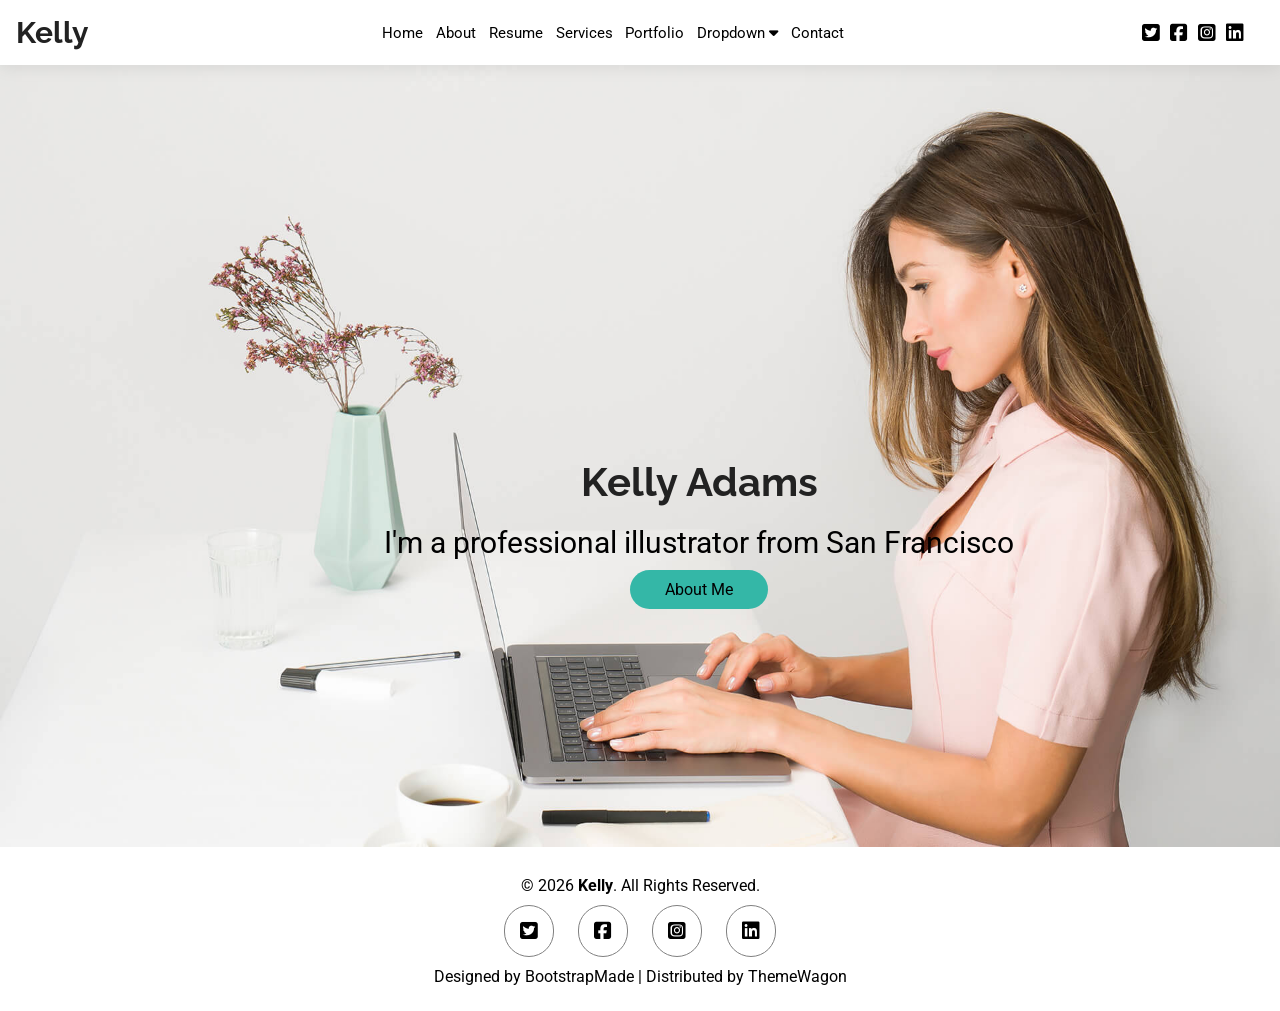
<file: index.html>
<!doctype html>
<html lang="en">
  <head>
    <meta charset="utf-8" />
    <meta content="width=device-width, initial-scale=1.0" name="viewport" />
    <title>Kelly Adams | Professional Illustrator & Designer</title>

    <!-- Search engine metadata -->
    <meta
      name="description"
      content="Kelly Adams - A professional illustrator and creative designer based in San Francisco. Explore my portfolio, resume, and creative services."
    />
    <meta
      name="keywords"
      content="illustrator, designer, portfolio, San Francisco, Kelly Adams, resume, creative services, web design"
    />
    <meta name="author" content="Kelly Adams" />
    <meta name="theme-color" content="#ffffff" />

    <!-- Social sharing metadata -->
    <meta property="og:title" content="Kelly Adams | Professional Illustrator" />
    <meta
      property="og:description"
      content="Explore the creative portfolio of Kelly Adams, a professional illustrator from San Francisco."
    />
    <meta property="og:image" content="img/hero-bg.jpg" />
    <meta property="og:type" content="website" />

    <!-- Favicons -->
    <link href="img/favicon.png" rel="icon" />
    <link href="img/apple-touch-icon.png" rel="apple-touch-icon" />

    <!-- Font resources -->
    <link rel="preconnect" href="https://fonts.googleapis.com" />
    <link rel="preconnect" href="https://fonts.gstatic.com" crossorigin />
    <link
      href="https://fonts.googleapis.com/css2?family=Poppins:wght@300;400;500;600;700&family=Raleway:wght@300;400;500;600;700&family=Roboto:wght@300;400;500;700&display=swap"
      rel="stylesheet"
    />

    <!-- Font Awesome -->
    <link
      rel="stylesheet"
      href="https://cdnjs.cloudflare.com/ajax/libs/font-awesome/6.7.2/css/all.min.css"
      integrity="sha512-Evv84Mr4kqVGRNSgIGL/F/aIDqQb7xQ2vcrdIwxfjThSH8CSR7PBEakCr51Ck+w+/U6swU2Im1vVX0SVk9ABhg=="
      crossorigin="anonymous"
      referrerpolicy="no-referrer"
    />

    <!-- Page styles -->
    <link href="css/style.css" rel="stylesheet" />
    <link href="css/responsive.css" rel="stylesheet" />
    <script src="js/index.js"></script>
  </head>

  <body class="index-page">
    <!-- Site header and navigation -->
    <header id="header" class="header">
      <div class="nav-main-top">
        <div class="nav-side-heding">
          <a href="index.html" aria-label="Kelly Home">
            <h1 class="sitename">Kelly</h1>
          </a>
        </div>

        <nav class="nav-menu-item" aria-label="Main Navigation">
          <ul>
            <li><a href="index.html" class="active" aria-current="page">Home</a></li>
            <li><a href="about.html">About</a></li>
            <li><a href="resume.html">Resume</a></li>
            <li><a href="services.html">Services</a></li>
            <li><a href="portfolio.html">Portfolio</a></li>
            <li class="dropdown">
              <a href="#" class="dropdown-btn">
                Dropdown <i class="fa-solid fa-caret-down"></i>
              </a>
              <ul class="dropdown-menu">
                <li><a href="#">Deep Dropdown 1</a></li>
                <li><a href="#">Deep Dropdown 2</a></li>
                <li><a href="#">Deep Dropdown 3</a></li>
                <li><a href="#">Deep Dropdown 4</a></li>
                <li><a href="#">Deep Dropdown 5</a></li>
              </ul>
            </li>
            <li><a href="contact.html">Contact</a></li>
          </ul>
        </nav>

        <!-- Social media links -->
        <div class="header-social-links">
          <a
            href="https://twitter.com/yourusername"
            target="_blank"
            rel="noopener noreferrer"
            class="btn"
            aria-label="Follow us on Twitter"
            ><i class="fa-brands fa-square-twitter"></i
          ></a>
          <a
            href="https://facebook.com/yourusername"
            target="_blank"
            rel="noopener noreferrer"
            class="btn"
            aria-label="Follow us on Facebook"
            ><i class="fa-brands fa-square-facebook"></i
          ></a>
          <a
            href="https://instagram.com/yourusername"
            target="_blank"
            rel="noopener noreferrer"
            class="btn"
            aria-label="Follow us on Instagram"
            ><i class="fa-brands fa-square-instagram"></i
          ></a>
          <a
            href="https://linkedin.com/in/yourusername"
            target="_blank"
            rel="noopener noreferrer"
            class="btn"
            aria-label="Connect on LinkedIn"
            ><i class="fa-brands fa-linkedin"></i
          ></a>
        </div>
      </div>
    </header>

    <main class="main">
      <!-- Hero section -->
      <section id="hero" class="hero section">
        <!-- Featured background image -->
        <img
          src="img/hero-bg.jpg"
          alt="Kelly Adams professional illustrator workspace background"
          width="100%"
          height="auto"
          fetchpriority="high"
        />

        <div class="hero-text-area">
          <h2>Kelly Adams</h2>
          <p>I'm a professional illustrator from San Francisco</p>
          <a href="about.html" class="btn-primary">About Me</a>
        </div>
      </section>
    </main>

    <!-- Site footer -->
    <footer id="footer" class="footer light-background">
      <div class="container">
        <div class="copyright-text">
          <p>
            &copy; <span id="current-year">2024</span> <strong class="px-1 sitename">Kelly</strong>.
            All Rights Reserved.
          </p>
        </div>

        <div class="social-links">
          <a
            href="https://twitter.com/yourusername"
            target="_blank"
            rel="noopener noreferrer"
            aria-label="Twitter"
            ><i class="fa-brands fa-square-twitter"></i
          ></a>
          <a
            href="https://facebook.com/yourusername"
            target="_blank"
            rel="noopener noreferrer"
            aria-label="Facebook"
            ><i class="fa-brands fa-square-facebook"></i
          ></a>
          <a
            href="https://instagram.com/yourusername"
            target="_blank"
            rel="noopener noreferrer"
            aria-label="Instagram"
            ><i class="fa-brands fa-square-instagram"></i
          ></a>
          <a
            href="https://linkedin.com/in/yourusername"
            target="_blank"
            rel="noopener noreferrer"
            aria-label="LinkedIn"
            ><i class="fa-brands fa-linkedin"></i
          ></a>
        </div>

        <div class="credits">
          Designed by
          <a href="https://bootstrapmade.com/" target="_blank" rel="noopener">BootstrapMade</a> |
          Distributed by
          <a href="https://themewagon.com" target="_blank" rel="noopener">ThemeWagon</a>
        </div>
      </div>
    </footer>

    <!-- Preloader -->
    <div id="preloader" aria-hidden="true"></div>

    <!-- Update the copyright year -->
    <script>
      document.getElementById('current-year').textContent = new Date().getFullYear();
    </script>
  </body>
</html>
</file>
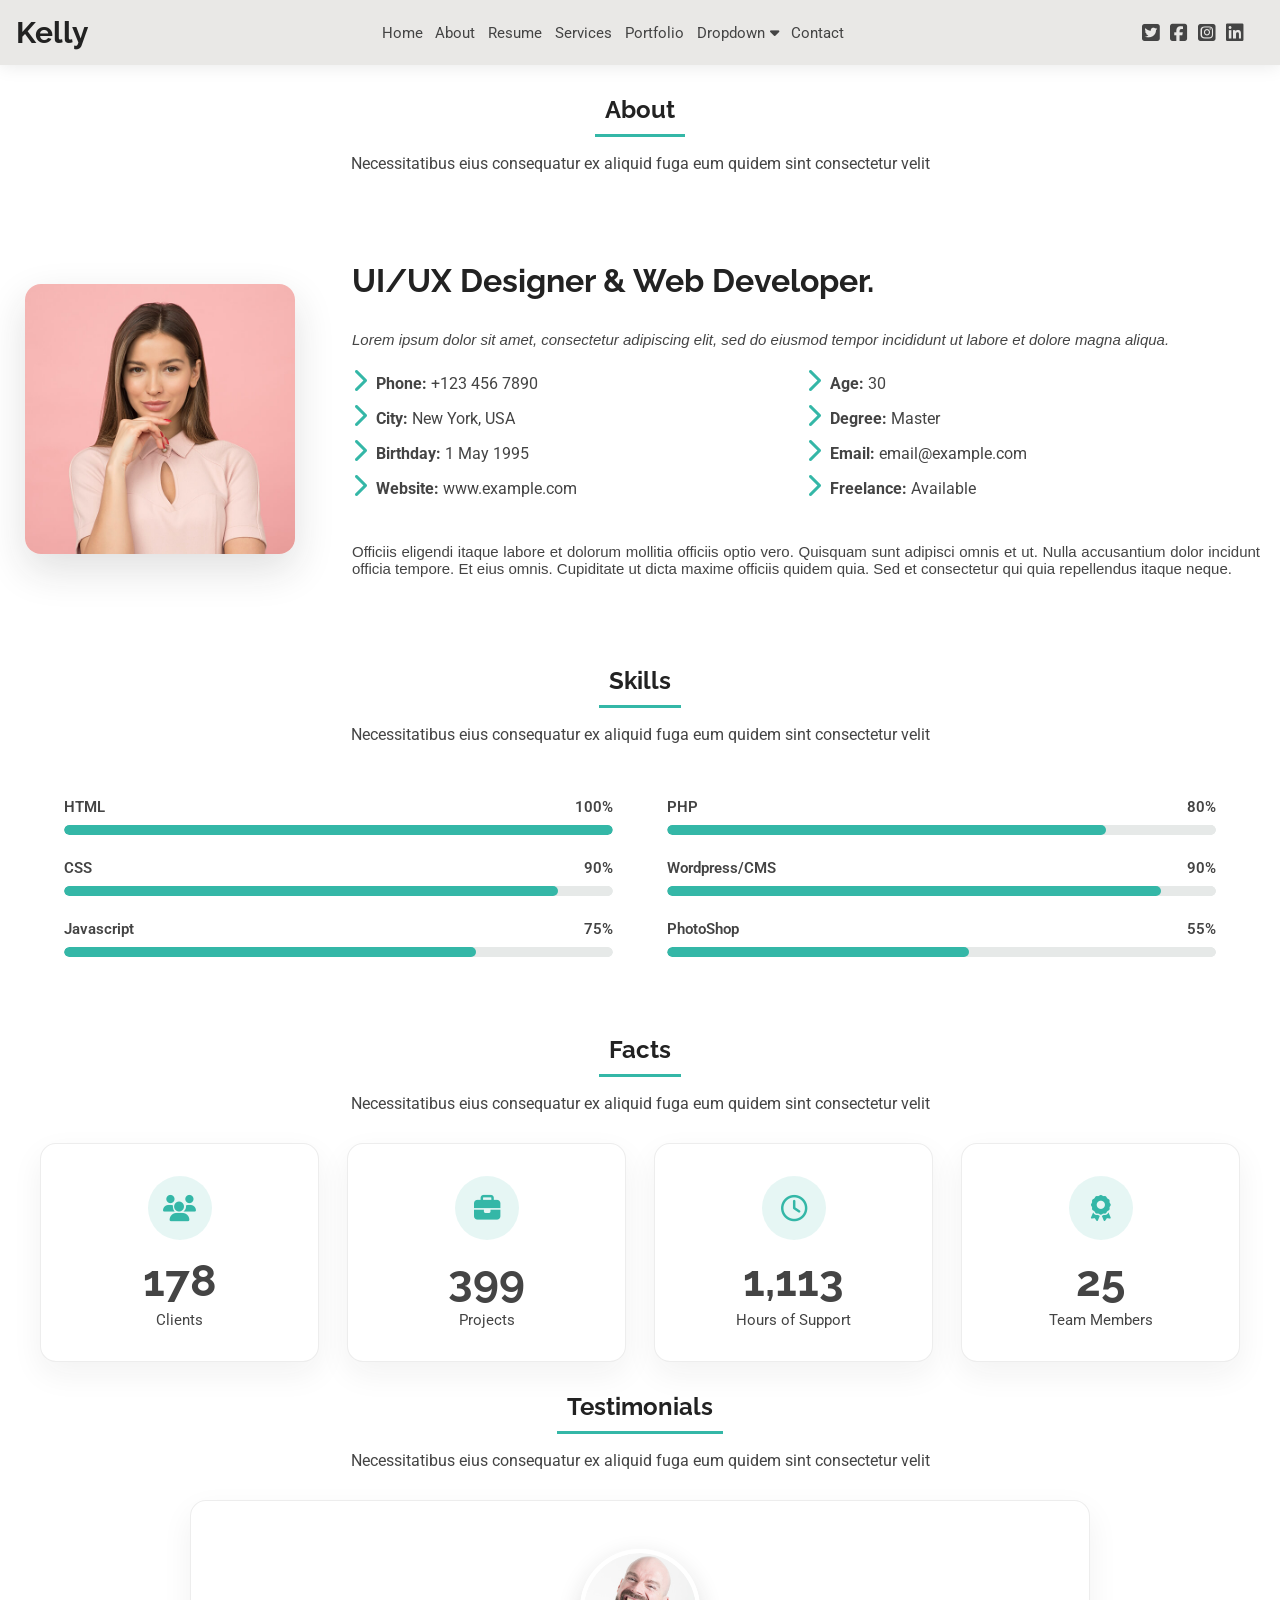
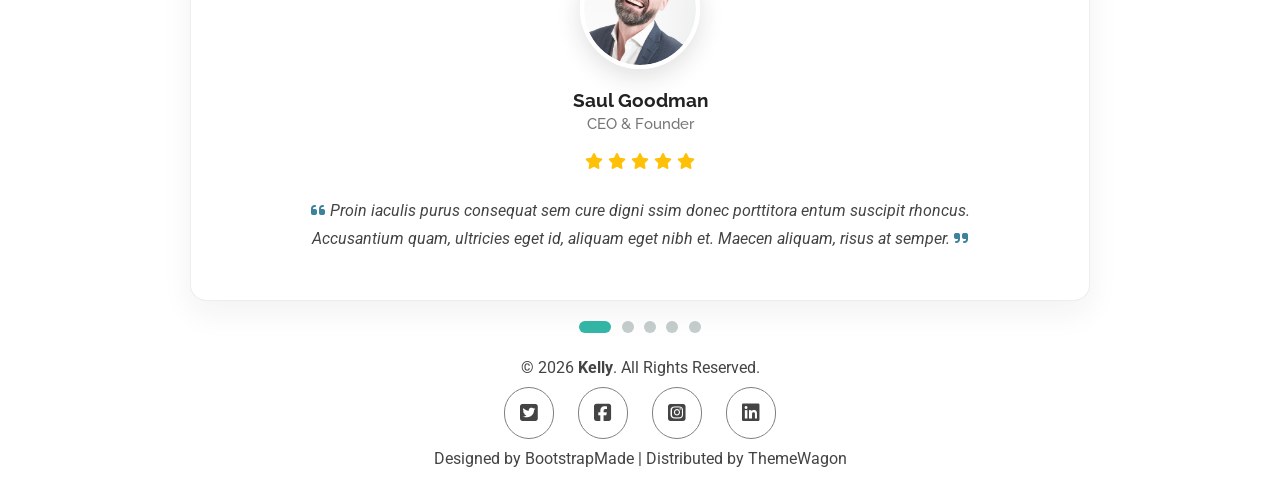
<file: about.html>
<!doctype html>
<html lang="en">
  <head>
    <meta charset="utf-8" />
    <meta content="width=device-width, initial-scale=1.0" name="viewport" />
    <title>About Me - Kelly Adams | Professional Illustrator</title>

    <!-- Search engine metadata -->
    <meta
      name="description"
      content="Learn more about Kelly Adams, a professional UI/UX Designer and Web Developer. Explore my skills, background, and client testimonials."
    />
    <meta
      name="keywords"
      content="UI/UX designer, web developer, portfolio, about me, skills, testimonials, Kelly Adams"
    />
    <meta name="author" content="Kelly Adams" />

    <!-- Favicons -->
    <link href="img/favicon.png" rel="icon" />
    <link href="img/apple-touch-icon.png" rel="apple-touch-icon" />

    <!-- Font resources -->
    <link rel="preconnect" href="https://fonts.googleapis.com" />
    <link rel="preconnect" href="https://fonts.gstatic.com" crossorigin />
    <link
      href="https://fonts.googleapis.com/css2?family=Poppins:wght@300;400;500;600;700&family=Raleway:wght@300;400;500;600;700&family=Roboto:wght@300;400;500;700&display=swap"
      rel="stylesheet"
    />

    <!-- Font Awesome -->
    <link
      rel="stylesheet"
      href="https://cdnjs.cloudflare.com/ajax/libs/font-awesome/6.7.2/css/all.min.css"
      integrity="sha512-Evv84Mr4kqVGRNSgIGL/F/aIDqQb7xQ2vcrdIwxfjThSH8CSR7PBEakCr51Ck+w+/U6swU2Im1vVX0SVk9ABhg=="
      crossorigin="anonymous"
      referrerpolicy="no-referrer"
    />

    <!-- Page styles -->
    <link rel="stylesheet" href="css/about.css?v=20261005-2" />
    <link rel="stylesheet" href="css/responsive.css?v=20261005-2" />

    <!-- Site interactions -->
    <script src="js/index.js?v=20261005-2" defer></script>
  </head>

  <body class="index-page">
    <header id="header" class="header">
      <div class="nav-main-top">
        <div class="nav-side-heding">
          <a href="index.html" aria-label="Go to Home">
            <h1 class="sitename">Kelly</h1>
          </a>
        </div>

        <nav class="nav-menu-item" aria-label="Main Navigation">
          <ul>
            <li><a href="index.html">Home</a></li>
            <!-- Current page -->
            <li><a href="about.html" class="active" aria-current="page">About</a></li>
            <li><a href="resume.html">Resume</a></li>
            <li><a href="services.html">Services</a></li>
            <li><a href="portfolio.html">Portfolio</a></li>

            <!-- Dropdown navigation -->
            <li class="dropdown">
              <a href="#" class="dropdown-btn"> Dropdown <i class="fa-solid fa-caret-down"></i> </a>
              <ul class="dropdown-menu">
                <li><a href="#">Deep Dropdown 1</a></li>
                <li><a href="#">Deep Dropdown 2</a></li>
                <li><a href="#">Deep Dropdown 3</a></li>
                <li><a href="#">Deep Dropdown 4</a></li>
                <li><a href="#">Deep Dropdown 5</a></li>
              </ul>
            </li>

            <li><a href="contact.html">Contact</a></li>
          </ul>
        </nav>

        <!-- Social media links -->
        <div class="header-social-links">
          <a
            href="https://twitter.com/yourusername"
            target="_blank"
            rel="noopener noreferrer"
            class="btn"
            aria-label="Twitter"
            ><i class="fa-brands fa-square-twitter"></i
          ></a>
          <a
            href="https://facebook.com/yourusername"
            target="_blank"
            rel="noopener noreferrer"
            class="btn"
            aria-label="Facebook"
            ><i class="fa-brands fa-square-facebook"></i
          ></a>
          <a
            href="https://instagram.com/yourusername"
            target="_blank"
            rel="noopener noreferrer"
            class="btn"
            aria-label="Instagram"
            ><i class="fa-brands fa-square-instagram"></i
          ></a>
          <a
            href="https://linkedin.com/in/yourusername"
            target="_blank"
            rel="noopener noreferrer"
            class="btn"
            aria-label="LinkedIn"
            ><i class="fa-brands fa-linkedin"></i
          ></a>
        </div>
      </div>
    </header>

    <main class="main">
      <!-- About section -->
      <section id="about" class="about section">
        <div class="about-section-title">
          <h2>About</h2>
          <p>Necessitatibus eius consequatur ex aliquid fuga eum quidem sint consectetur velit</p>
        </div>

        <div class="container about-container">
          <div class="about-main">
            <div class="about-img">
              <img
                src="img/profile-img.jpg"
                alt="Profile picture of Kelly Adams"
                width="300"
              />
            </div>
            <div class="about-main-right">
              <h2>UI/UX Designer &amp; Web Developer.</h2>
              <p>
                <em
                  >Lorem ipsum dolor sit amet, consectetur adipiscing elit, sed do eiusmod tempor
                  incididunt ut labore et dolore magna aliqua.</em
                >
              </p>

              <div class="main-right-middle">
                <div class="about-main-right-left">
                  <ul>
                    <li>
                      <i class="fa-solid fa-chevron-right"></i> <strong>Phone:</strong>
                      <span>+123 456 7890</span>
                    </li>
                    <li>
                      <i class="fa-solid fa-chevron-right"></i> <strong>City:</strong>
                      <span>New York, USA</span>
                    </li>
                    <li>
                      <i class="fa-solid fa-chevron-right"></i> <strong>Birthday:</strong>
                      <span>1 May 1995</span>
                    </li>
                    <li>
                      <i class="fa-solid fa-chevron-right"></i> <strong>Website:</strong>
                      <span>www.example.com</span>
                    </li>
                  </ul>
                </div>
                <div class="about-main-right-right">
                  <ul>
                    <li>
                      <i class="fa-solid fa-chevron-right"></i> <strong>Age:</strong>
                      <span>30</span>
                    </li>
                    <li>
                      <i class="fa-solid fa-chevron-right"></i> <strong>Degree:</strong>
                      <span>Master</span>
                    </li>
                    <li>
                      <i class="fa-solid fa-chevron-right"></i> <strong>Email:</strong>
                      <span>email@example.com</span>
                    </li>
                    <li>
                      <i class="fa-solid fa-chevron-right"></i> <strong>Freelance:</strong>
                      <span>Available</span>
                    </li>
                  </ul>
                </div>
              </div>
              <p>
                Officiis eligendi itaque labore et dolorum mollitia officiis optio vero. Quisquam
                sunt adipisci omnis et ut. Nulla accusantium dolor incidunt officia tempore. Et eius
                omnis. Cupiditate ut dicta maxime officiis quidem quia. Sed et consectetur qui quia
                repellendus itaque neque.
              </p>
            </div>
          </div>
        </div>
      </section>

      <!-- Skills section -->
      <section id="skills" class="skills section">
        <div class="about-section-title">
          <h2>Skills</h2>
          <p>Necessitatibus eius consequatur ex aliquid fuga eum quidem sint consectetur velit</p>
        </div>

        <div class="skills-item">
          <div class="skills-content-left">
            <ul>
              <li class="html">
                <div class="list-item"><span>HTML</span> <span>100%</span></div>
                <progress class="skill-progress" max="100" value="100" aria-label="HTML skill level">
                  100%
                </progress>
              </li>
              <li class="css">
                <div class="list-item"><span>CSS</span> <span>90%</span></div>
                <progress class="skill-progress" max="100" value="90" aria-label="CSS skill level">
                  90%
                </progress>
              </li>
              <li class="javascript">
                <div class="list-item"><span>Javascript</span> <span>75%</span></div>
                <progress
                  class="skill-progress"
                  max="100"
                  value="75"
                  aria-label="JavaScript skill level"
                >
                  75%
                </progress>
              </li>
            </ul>
          </div>
          <div class="skills-content-right">
            <ul>
              <li class="php">
                <div class="list-item"><span>PHP</span> <span>80%</span></div>
                <progress class="skill-progress" max="100" value="80" aria-label="PHP skill level">
                  80%
                </progress>
              </li>
              <li class="wordpress">
                <div class="list-item"><span>Wordpress/CMS</span> <span>90%</span></div>
                <progress
                  class="skill-progress"
                  max="100"
                  value="90"
                  aria-label="WordPress and CMS skill level"
                >
                  90%
                </progress>
              </li>
              <li class="photoshop">
                <div class="list-item"><span>PhotoShop</span> <span>55%</span></div>
                <progress
                  class="skill-progress"
                  max="100"
                  value="55"
                  aria-label="Photoshop skill level"
                >
                  55%
                </progress>
              </li>
            </ul>
          </div>
        </div>
      </section>

      <!-- Statistics section -->
      <section id="stats" class="stats section">
        <div class="about-section-title">
          <h2>Facts</h2>
          <p>Necessitatibus eius consequatur ex aliquid fuga eum quidem sint consectetur velit</p>
        </div>

        <div class="facts-grid">
          <article class="fact-card">
            <i class="fa-solid fa-users" aria-hidden="true"></i>
            <h3 class="fact-number" aria-label="232 clients">
              <span data-count="232" aria-hidden="true">232</span>
            </h3>
            <p>Clients</p>
          </article>
          <article class="fact-card">
            <i class="fa-solid fa-briefcase" aria-hidden="true"></i>
            <h3 class="fact-number" aria-label="521 projects">
              <span data-count="521" aria-hidden="true">521</span>
            </h3>
            <p>Projects</p>
          </article>
          <article class="fact-card">
            <i class="fa-regular fa-clock" aria-hidden="true"></i>
            <h3 class="fact-number" aria-label="1,453 hours of support">
              <span data-count="1453" aria-hidden="true">1,453</span>
            </h3>
            <p>Hours of Support</p>
          </article>
          <article class="fact-card">
            <i class="fa-solid fa-award" aria-hidden="true"></i>
            <h3 class="fact-number" aria-label="32 team members">
              <span data-count="32" aria-hidden="true">32</span>
            </h3>
            <p>Team Members</p>
          </article>
        </div>
      </section>

      <!-- Testimonials section -->
      <section id="testimonials" class="testimonials section">
        <div class="about-section-title">
          <h2>Testimonials</h2>
          <p>Necessitatibus eius consequatur ex aliquid fuga eum quidem sint consectetur velit</p>
        </div>

        <div class="testimonial-carousel" role="region" aria-label="Client testimonials">
          <div class="testimonial-slides" aria-live="off">
        <div id="saul-goodman" class="side-bar-item testimonial-slide is-active" role="group" aria-roledescription="slide" aria-label="1 of 5">
          <div class="testimonial-item">
            <img
              src="img/testimonials/testimonials-1.png"
              class="testimonial-img"
              width="200"
              alt="Saul Goodman"
            />
            <h3>Saul Goodman</h3>
            <h4>CEO &amp; Founder</h4>
            <div class="stars">
              <i class="fa-solid fa-star"></i><i class="fa-solid fa-star"></i
              ><i class="fa-solid fa-star"></i><i class="fa-solid fa-star"></i
              ><i class="fa-solid fa-star"></i>
            </div>
            <p>
              <i class="fa-solid fa-quote-left" style="color: rgb(61, 130, 155)"></i>
              <span
                >Proin iaculis purus consequat sem cure digni ssim donec porttitora entum suscipit
                rhoncus. Accusantium quam, ultricies eget id, aliquam eget nibh et. Maecen aliquam,
                risus at semper.</span
              >
              <i class="fa-solid fa-quote-right" style="color: rgb(61, 130, 155)"></i>
            </p>
          </div>
        </div>

        <div id="Sara-Wilsson" class="side-bar-item testimonial-slide" role="group" aria-roledescription="slide" aria-label="2 of 5" hidden>
          <div class="testimonial-item">
            <img
              src="img/testimonials/testimonials-2.png"
              class="testimonial-img"
              width="200"
              alt="Sara Wilsson"
            />
            <h3>Sara Wilsson</h3>
            <h4>Designer</h4>
            <div class="stars">
              <i class="fa-solid fa-star"></i><i class="fa-solid fa-star"></i
              ><i class="fa-solid fa-star"></i><i class="fa-solid fa-star"></i
              ><i class="fa-solid fa-star"></i>
            </div>
            <p>
              <i class="fa-solid fa-quote-left" style="color: rgb(61, 130, 155)"></i>
              <span
                >Export tempor illum tamen malis malis eram quae irure esse labore quem cillum quid
                cillum eram malis quorum velit fore eram velit sunt aliqua noster fugiat irure amet
                legam anim culpa.</span
              >
              <i class="fa-solid fa-quote-right" style="color: rgb(61, 130, 155)"></i>
            </p>
          </div>
        </div>

        <div id="Jena-Karlis" class="side-bar-item testimonial-slide" role="group" aria-roledescription="slide" aria-label="3 of 5" hidden>
          <div class="testimonial-item">
            <img
              src="img/testimonials/testimonials-3.png"
              class="testimonial-img"
              width="200"
              alt="Jena Karlis"
            />
            <h3>Jena Karlis</h3>
            <h4>Store Owner</h4>
            <div class="stars">
              <i class="fa-solid fa-star"></i><i class="fa-solid fa-star"></i
              ><i class="fa-solid fa-star"></i><i class="fa-solid fa-star"></i
              ><i class="fa-solid fa-star"></i>
            </div>
            <p>
              <i class="fa-solid fa-quote-left" style="color: rgb(61, 130, 155)"></i>
              <span
                >Enim nisi quem export duis labore cillum quae magna enim sint quorum nulla quem
                veniam duis minim tempor labore quem eram duis noster aute amet eram fore quis sint
                minim.</span
              >
              <i class="fa-solid fa-quote-right" style="color: rgb(61, 130, 155)"></i>
            </p>
          </div>
        </div>

        <div id="Matt-Brandon" class="side-bar-item testimonial-slide" role="group" aria-roledescription="slide" aria-label="4 of 5" hidden>
          <div class="testimonial-item">
            <img
              src="img/testimonials/testimonials-4.png"
              class="testimonial-img"
              width="200"
              alt="Matt Brandon"
            />
            <h3>Matt Brandon</h3>
            <h4>Freelancer</h4>
            <div class="stars">
              <i class="fa-solid fa-star"></i><i class="fa-solid fa-star"></i
              ><i class="fa-solid fa-star"></i><i class="fa-solid fa-star"></i
              ><i class="fa-solid fa-star"></i>
            </div>
            <p>
              <i class="fa-solid fa-quote-left" style="color: rgb(61, 130, 155)"></i>
              <span
                >Fugiat enim eram quae cillum dolore dolor amet nulla culpa multos export minim
                fugiat minim velit minim dolor enim duis veniam ipsum anim magna sunt elit fore quem
                dolore labore illum veniam.</span
              >
              <i class="fa-solid fa-quote-right" style="color: rgb(61, 130, 155)"></i>
            </p>
          </div>
        </div>

        <div id="John-Larson" class="side-bar-item testimonial-slide" role="group" aria-roledescription="slide" aria-label="5 of 5" hidden>
          <div class="testimonial-item">
            <img
              src="img/testimonials/testimonials-5.png"
              class="testimonial-img"
              width="200"
              alt="John Larson"
            />
            <h3>John Larson</h3>
            <h4>Entrepreneur</h4>
            <div class="stars">
              <i class="fa-solid fa-star"></i><i class="fa-solid fa-star"></i
              ><i class="fa-solid fa-star"></i><i class="fa-solid fa-star"></i
              ><i class="fa-solid fa-star"></i>
            </div>
            <p>
              <i class="fa-solid fa-quote-left" style="color: rgb(61, 130, 155)"></i>
              <span
                >Quis quorum aliqua sint quem legam fore sunt eram irure aliqua veniam tempor noster
                veniam enim culpa labore duis sunt culpa nulla illum cillum fugiat legam esse veniam
                culpa fore nisi cillum quid.</span
              >
              <i class="fa-solid fa-quote-right" style="color: rgb(61, 130, 155)"></i>
            </p>
          </div>
        </div>

          </div>
          <div class="side-bar-page" role="group" aria-label="Choose a testimonial">
            <button type="button" class="is-active" aria-label="Show Saul Goodman testimonial" aria-pressed="true"></button>
            <button type="button" aria-label="Show Sara Wilsson testimonial" aria-pressed="false"></button>
            <button type="button" aria-label="Show Jena Karlis testimonial" aria-pressed="false"></button>
            <button type="button" aria-label="Show Matt Brandon testimonial" aria-pressed="false"></button>
            <button type="button" aria-label="Show John Larson testimonial" aria-pressed="false"></button>
          </div>
        </div>
      </section>
    </main>

    <!-- Footer -->
    <footer id="footer" class="footer light-background">
      <div class="container">
        <div class="copyright-text">
          <p>
            &copy; <span id="current-year">2024</span> <strong class="px-1 sitename">Kelly</strong>.
            All Rights Reserved.
          </p>
        </div>
        <div class="social-links">
          <a
            href="https://twitter.com/yourusername"
            target="_blank"
            rel="noopener noreferrer"
            aria-label="Twitter"
            ><i class="fa-brands fa-square-twitter"></i
          ></a>
          <a
            href="https://facebook.com/yourusername"
            target="_blank"
            rel="noopener noreferrer"
            aria-label="Facebook"
            ><i class="fa-brands fa-square-facebook"></i
          ></a>
          <a
            href="https://instagram.com/yourusername"
            target="_blank"
            rel="noopener noreferrer"
            aria-label="Instagram"
            ><i class="fa-brands fa-square-instagram"></i
          ></a>
          <a
            href="https://linkedin.com/in/yourusername"
            target="_blank"
            rel="noopener noreferrer"
            aria-label="LinkedIn"
            ><i class="fa-brands fa-linkedin"></i
          ></a>
        </div>
        <!-- Template credits -->
        <div class="credits">
          Designed by
          <a href="https://bootstrapmade.com/" target="_blank" rel="noopener">BootstrapMade</a> |
          Distributed by
          <a href="https://themewagon.com" target="_blank" rel="noopener">ThemeWagon</a>
        </div>
      </div>
    </footer>

    <!-- Preloader -->
    <div id="preloader" aria-hidden="true"></div>

    <!-- Update the copyright year -->
    <script>
      document.getElementById('current-year').textContent = new Date().getFullYear();
    </script>
  </body>
</html>
</file>
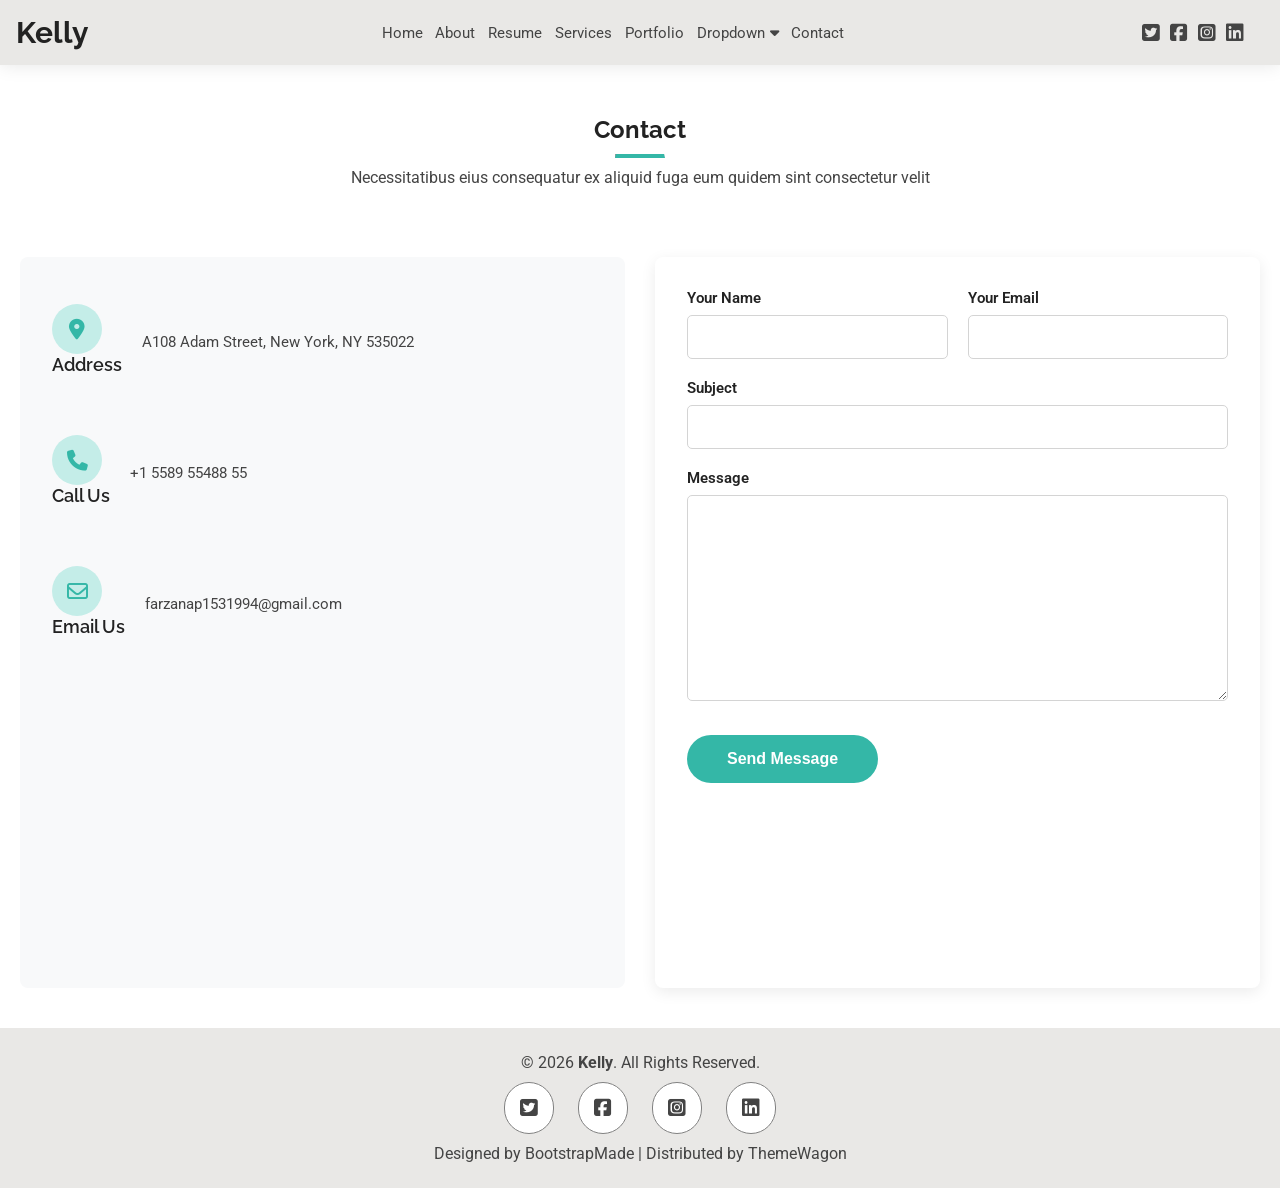
<file: contact.html>
<!doctype html>
<html lang="en">
  <head>
    <meta charset="utf-8" />
    <meta content="width=device-width, initial-scale=1.0" name="viewport" />
    <title>Contact - Kelly Adams | Professional Illustrator</title>

    <!-- Search engine metadata -->
    <meta
      name="description"
      content="Get in touch with Kelly Adams, a professional illustrator and web designer. Contact for freelance projects, collaborations, or inquiries."
    />
    <meta
      name="keywords"
      content="contact, illustrator, web designer, freelance, Kelly Adams, get in touch"
    />
    <meta name="author" content="Kelly Adams" />

    <!-- Favicons -->
    <link href="img/favicon.png" rel="icon" />
    <link href="img/apple-touch-icon.png" rel="apple-touch-icon" />

    <!-- Font resources -->
    <link rel="preconnect" href="https://fonts.googleapis.com" />
    <link rel="preconnect" href="https://fonts.gstatic.com" crossorigin />
    <link
      href="https://fonts.googleapis.com/css2?family=Poppins:wght@300;400;500;600;700&family=Raleway:wght@300;400;500;600;700&family=Roboto:wght@300;400;500;700&display=swap"
      rel="stylesheet"
    />

    <!-- Font Awesome -->
    <link
      rel="stylesheet"
      href="https://cdnjs.cloudflare.com/ajax/libs/font-awesome/6.7.2/css/all.min.css"
      integrity="sha512-Evv84Mr4kqVGRNSgIGL/F/aIDqQb7xQ2vcrdIwxfjThSH8CSR7PBEakCr51Ck+w+/U6swU2Im1vVX0SVk9ABhg=="
      crossorigin="anonymous"
      referrerpolicy="no-referrer"
    />

    <!-- Page styles -->
    <link rel="stylesheet" href="css/contact.css" />
    <link rel="stylesheet" href="css/responsive.css" />

    <!-- Site interactions -->
    <script src="js/index.js" defer></script>
  </head>

  <body class="index-page">
    <header id="header" class="header">
      <div class="nav-main-top">
        <div class="nav-side-heding">
          <a href="index.html" aria-label="Go to Home">
            <h1 class="sitename">Kelly</h1>
          </a>
        </div>

        <nav class="nav-menu-item" aria-label="Main Navigation">
          <ul>
            <li><a href="index.html">Home</a></li>
            <li><a href="about.html">About</a></li>
            <li><a href="resume.html">Resume</a></li>
            <li><a href="services.html">Services</a></li>
            <li><a href="portfolio.html">Portfolio</a></li>

            <!-- Dropdown navigation -->
            <li class="dropdown">
              <a href="#" class="dropdown-btn"> Dropdown <i class="fa-solid fa-caret-down"></i> </a>
              <ul class="dropdown-menu">
                <li><a href="#">Deep Dropdown 1</a></li>
                <li><a href="#">Deep Dropdown 2</a></li>
                <li><a href="#">Deep Dropdown 3</a></li>
                <li><a href="#">Deep Dropdown 4</a></li>
                <li><a href="#">Deep Dropdown 5</a></li>
              </ul>
            </li>

            <!-- Current page -->
            <li><a href="contact.html" class="active" aria-current="page">Contact</a></li>
          </ul>
        </nav>

        <!-- Social media links -->
        <div class="header-social-links">
          <a
            href="https://twitter.com/yourusername"
            target="_blank"
            rel="noopener noreferrer"
            class="btn"
            aria-label="Twitter"
            ><i class="fa-brands fa-square-twitter"></i
          ></a>
          <a
            href="https://facebook.com/yourusername"
            target="_blank"
            rel="noopener noreferrer"
            class="btn"
            aria-label="Facebook"
            ><i class="fa-brands fa-square-facebook"></i
          ></a>
          <a
            href="https://instagram.com/yourusername"
            target="_blank"
            rel="noopener noreferrer"
            class="btn"
            aria-label="Instagram"
            ><i class="fa-brands fa-square-instagram"></i
          ></a>
          <a
            href="https://linkedin.com/in/yourusername"
            target="_blank"
            rel="noopener noreferrer"
            class="btn"
            aria-label="LinkedIn"
            ><i class="fa-brands fa-linkedin"></i
          ></a>
        </div>
      </div>
    </header>

    <main class="main">
      <!-- Contact section -->
      <section id="contact" class="contact section">
        <!-- Section introduction -->
        <div class="container-section-title">
          <h2>Contact</h2>
          <span class="hr-line"><hr /></span>
          <p>Necessitatibus eius consequatur ex aliquid fuga eum quidem sint consectetur velit</p>
        </div>

        <div class="container">
          <!-- Contact details and map -->
          <div class="left-side">
            <div class="style-icon">
              <h3><i class="fa-solid fa-location-dot"></i> Address</h3>
              <p>A108 Adam Street, New York, NY 535022</p>
            </div>
            <div class="style-icon">
              <h3><i class="fa-solid fa-phone"></i> Call Us</h3>
              <p>+1 5589 55488 55</p>
            </div>
            <div class="style-icon">
              <h3><i class="fa-regular fa-envelope"></i> Email Us</h3>
              <p><a href="mailto:farzanap1531994@gmail.com">farzanap1531994@gmail.com</a></p>
            </div>
            <div class="map-container">
              <iframe
                src="https://www.google.com/maps/embed?pb=!1m14!1m8!1m3!1d48389.78314118045!2d-74.006138!3d40.710059!3m2!1i1024!2i768!4f13.1!3m3!1m2!1s0x89c25a22a3bda30d%3A0xb89d1fe6bc499443!2sDowntown%20Conference%20Center!5e0!3m2!1sen!2sus!4v1676961268712!5m2!1sen!2sus"
                frameborder="0"
                style="border: 0; width: 100%; height: 270px"
                allowfullscreen=""
                loading="lazy"
                referrerpolicy="no-referrer-when-downgrade"
              >
              </iframe>
            </div>
          </div>

          <!-- Contact form -->
          <div class="right-side">
            <form
              action="mailto:farzanap1531994@gmail.com"
              method="post"
              enctype="text/plain"
              class="php-email-form"
              data-recipient="farzanap1531994@gmail.com"
            >
              <div class="form-part">
                <div class="name-email">
                  <div class="input-item">
                    <label for="name-field">Your Name</label>
                    <input
                      type="text"
                      name="name"
                      id="name-field"
                      autocomplete="name"
                      required
                    />
                  </div>
                  <div class="input-item">
                    <label for="email-field">Your Email</label>
                    <input
                      type="email"
                      name="email"
                      id="email-field"
                      autocomplete="email"
                      required
                    />
                  </div>
                </div>

                <div class="input-item-sub">
                  <label for="subject-field">Subject</label>
                  <input type="text" name="subject" id="subject-field" required />
                </div>

                <div class="input-item-sub">
                  <label for="message-field">Message</label>
                  <textarea
                    name="message"
                    rows="10"
                    cols="50"
                    id="message-field"
                    required
                  ></textarea>
                </div>

                <button type="submit" class="btn">Send Message</button>
                <p class="form-feedback" data-form-feedback role="status" aria-live="polite"></p>
              </div>
            </form>
          </div>
        </div>
      </section>
    </main>

    <!-- Footer -->
    <footer id="footer" class="footer light-background">
      <div class="footer-container">
        <div class="copyright-text">
          <p>
            &copy; <span id="current-year">2024</span> <strong class="px-1 sitename">Kelly</strong>.
            All Rights Reserved.
          </p>
        </div>
        <div class="social-links">
          <a
            href="https://twitter.com/yourusername"
            target="_blank"
            rel="noopener noreferrer"
            aria-label="Twitter"
            ><i class="fa-brands fa-square-twitter"></i
          ></a>
          <a
            href="https://facebook.com/yourusername"
            target="_blank"
            rel="noopener noreferrer"
            aria-label="Facebook"
            ><i class="fa-brands fa-square-facebook"></i
          ></a>
          <a
            href="https://instagram.com/yourusername"
            target="_blank"
            rel="noopener noreferrer"
            aria-label="Instagram"
            ><i class="fa-brands fa-square-instagram"></i
          ></a>
          <a
            href="https://linkedin.com/in/yourusername"
            target="_blank"
            rel="noopener noreferrer"
            aria-label="LinkedIn"
            ><i class="fa-brands fa-linkedin"></i
          ></a>
        </div>
        <!-- Template credits -->
        <div class="credits">
          Designed by
          <a href="https://bootstrapmade.com/" target="_blank" rel="noopener">BootstrapMade</a> |
          Distributed by
          <a href="https://themewagon.com" target="_blank" rel="noopener">ThemeWagon</a>
        </div>
      </div>
    </footer>

    <!-- Preloader -->
    <div id="preloader" aria-hidden="true"></div>

    <!-- Update the copyright year -->
    <script>
      document.getElementById('current-year').textContent = new Date().getFullYear();
    </script>
  </body>
</html>
</file>
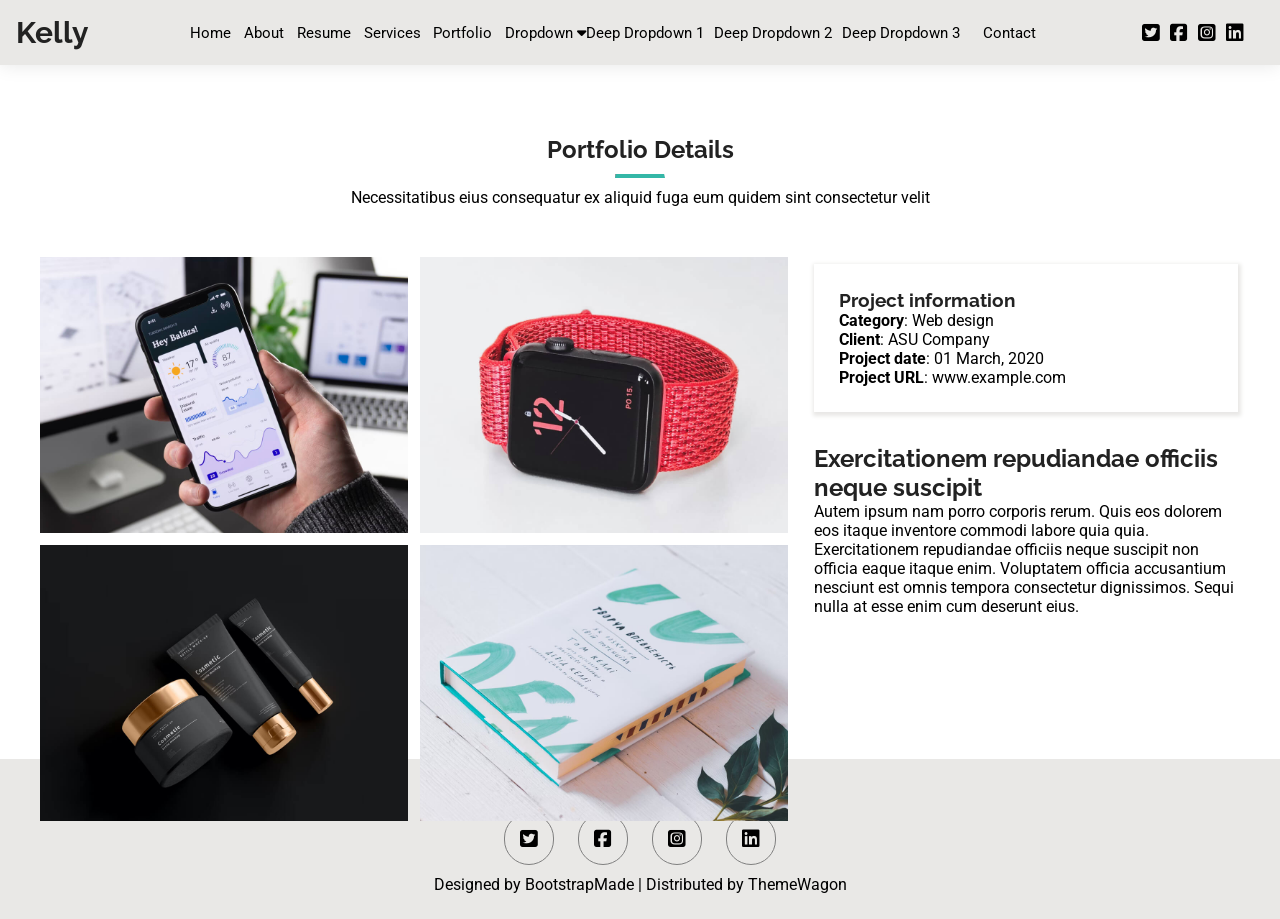
<file: portfolio-details.html>
<!DOCTYPE html>
<html lang="en">

<head>
  <meta charset="utf-8">
  <meta content="width=device-width, initial-scale=1.0" name="viewport">
  <title>Index - Kelly css Template</title>
  <meta name="description" content="">
  <meta name="keywords" content="">

  <!-- Favicons -->
  <link href="img/favicon.png" rel="icon">
  <link href="img/apple-touch-icon.png" rel="apple-touch-icon">

  <!-- Fonts -->
  <link href="https://fonts.googleapis.com" rel="preconnect">
  <link href="https://fonts.gstatic.com" rel="preconnect" crossorigin>
  <link
    href="https://fonts.googleapis.com/css2?family=Roboto:ital,wght@0,100;0,300;0,400;0,500;0,700;0,900;1,100;1,300;1,400;1,500;1,700;1,900&family=Poppins:ital,wght@0,100;0,200;0,300;0,400;0,500;0,600;0,700;0,800;0,900;1,100;1,200;1,300;1,400;1,500;1,600;1,700;1,800;1,900&family=Raleway:ital,wght@0,100;0,200;0,300;0,400;0,500;0,600;0,700;0,800;0,900;1,100;1,200;1,300;1,400;1,500;1,600;1,700;1,800;1,900&display=swap"
    rel="stylesheet">
  <link rel="stylesheet" href="https://cdnjs.cloudflare.com/ajax/libs/font-awesome/6.7.2/css/all.min.css"
    integrity="sha512-Evv84Mr4kqVGRNSgIGL/F/aIDqQb7xQ2vcrdIwxfjThSH8CSR7PBEakCr51Ck+w+/U6swU2Im1vVX0SVk9ABhg=="
    crossorigin="anonymous" referrerpolicy="no-referrer" />

  <!-- Page styles -->
  <link rel="stylesheet" href="css/portfolio-details.css">
  <link rel="stylesheet" href="css/responsive.css">
  <script src="js/index.js"></script>
</head>

<body class="index-page">
  <header id="header" class="header">
    <div class="nav-main-top">
      <div class="nav-side-heding">
        <a href="index.html">
          <h1 class=" sitename">Kelly</h1>
        </a>
      </div>
      <nav class="nav-menu-item" aria-label="Main Navigation">
        <ul>
          <li><a href="index.html" class="active">Home</a></li>
          <li><a href="about.html">About</a></li>
          <li><a href="resume.html">Resume</a></li>
          <li><a href="services.html">Services</a></li>
          <li><a href="portfolio.html">Portfolio</a></li>
          <li class="dropdown">
            <a href="#" class="dropdown-btn" aria-expanded="false">
              Dropdown <i class="fa-solid fa-caret-down"></i>
            </a>
            <ul class="dropdown-menu">
              <li><a href="#">Deep Dropdown 1</a></li>
              <li><a href="#">Deep Dropdown 2</a></li>
              <li><a href="#">Deep Dropdown 3</a></li>
            </ul>
          </li>
          <li><a href="contact.html">Contact</a></li>
        </ul>

      </nav>
      <div class="header-social-links">
        <a class="btn" href="https://twitter.com/yourusername" aria-label="Twitter"
          ><i class="fa-brands fa-square-twitter"></i
        ></a>
        <a class="btn" href="https://facebook.com/yourusername" aria-label="Facebook"
          ><i class="fa-brands fa-square-facebook"></i
        ></a>
        <a class="btn" href="https://instagram.com/yourusername" aria-label="Instagram"
          ><i class="fa-brands fa-square-instagram"></i
        ></a>
        <a class="btn" href="https://linkedin.com/in/yourusername" aria-label="LinkedIn"
          ><i class="fa-brands fa-linkedin"></i
        ></a>
      </div>
    </div>
  </header>
  <!-- Portfolio details section -->
  <main>
    <section id="portfolio-details" class="portfolio-details section">

      <!-- Section introduction -->
      <div class="container-section-title">
        <h2>Portfolio Details</h2>
        <span class="hr-line">
          <hr />
        </span>
        <p>Necessitatibus eius consequatur ex aliquid fuga eum quidem sint consectetur velit</p>
      </div>

      <div class="container-details">

        <div class="slide-img">
          <div class="swiper-wrapper">

            <div class="swiper-slide">
              <img src="img/portfolio/app-1.jpg" alt="" width="700px" height="400px">
            </div>

            <div class="swiper-slide">
              <img src="img/portfolio/product-1.jpg" alt="" width="700px" height="400px">
            </div>

            <div class="swiper-slide">
              <img src="img/portfolio/branding-1.jpg" alt="" width="700px" height="400px">
            </div>

            <div class="swiper-slide">
              <img src="img/portfolio/books-1.jpg" alt="" width="700px" height="400px">
            </div>
          </div>
        </div>


        <div class="aside-details">
          <div class="portfolio-info">
            <h3>Project information</h3>
            <ul>
              <li><strong>Category</strong>: Web design</li>
              <li><strong>Client</strong>: ASU Company</li>
              <li><strong>Project date</strong>: 01 March, 2020</li>
              <li><strong>Project URL</strong>: <a href="#">www.example.com</a></li>
            </ul>
          </div>
          <div class="portfolio-description" data-aos="fade-up" data-aos-delay="300">
            <h2>Exercitationem repudiandae officiis neque suscipit</h2>
            <p>
              Autem ipsum nam porro corporis rerum. Quis eos dolorem eos itaque inventore commodi labore quia quia.
              Exercitationem repudiandae officiis neque suscipit non officia eaque itaque enim. Voluptatem officia
              accusantium nesciunt est omnis tempora consectetur dignissimos. Sequi nulla at esse enim cum deserunt
              eius.
            </p>
          </div>
        </div>


      </div>

    </section>
    <div class="side-bar-page"><a href="img/portfolio/app-1.jpg"><i class="fa-solid fa-circle"></i></a>
      <a href="img/portfolio/product-1.jpg"><i class="fa-solid fa-circle"></i></a><a
        href="img/portfolio/branding-1.jpg"><i class="fa-solid fa-circle"></i></a><a href="img/portfolio/books-1.jpg"><i
          class="fa-solid fa-circle"></i></a>
    </div>
  </main>


  <!-- Site footer -->
  <footer id="footer" class="footer light-background">

    <div class="footer-containerr">
      <div class="copyright-text ">
        <p>© <span>Copyright</span> <strong class="px-1 sitename">Kelly</strong> <span>All Rights Reserved<br></span>
        </p>
      </div>
      <div class="social-links">
        <a href="https://twitter.com/yourusername" aria-label="Twitter"
          ><i class="fa-brands fa-square-twitter"></i
        ></a>
        <a href="https://facebook.com/yourusername" aria-label="Facebook"
          ><i class="fa-brands fa-square-facebook"></i
        ></a>
        <a href="https://instagram.com/yourusername" aria-label="Instagram"
          ><i class="fa-brands fa-square-instagram"></i
        ></a>
        <a href="https://linkedin.com/in/yourusername" aria-label="LinkedIn"
          ><i class="fa-brands fa-linkedin"></i
        ></a>
      </div>
      <div>
        Designed by <a href="https://bootstrapmade.com/">BootstrapMade</a> |
        Distributed by <a href="https://themewagon.com/">ThemeWagon</a>
      </div>
    </div>

  </footer>

  <!-- Preloader -->
  <div id="preloader"></div>

</body>

</html>
</file>
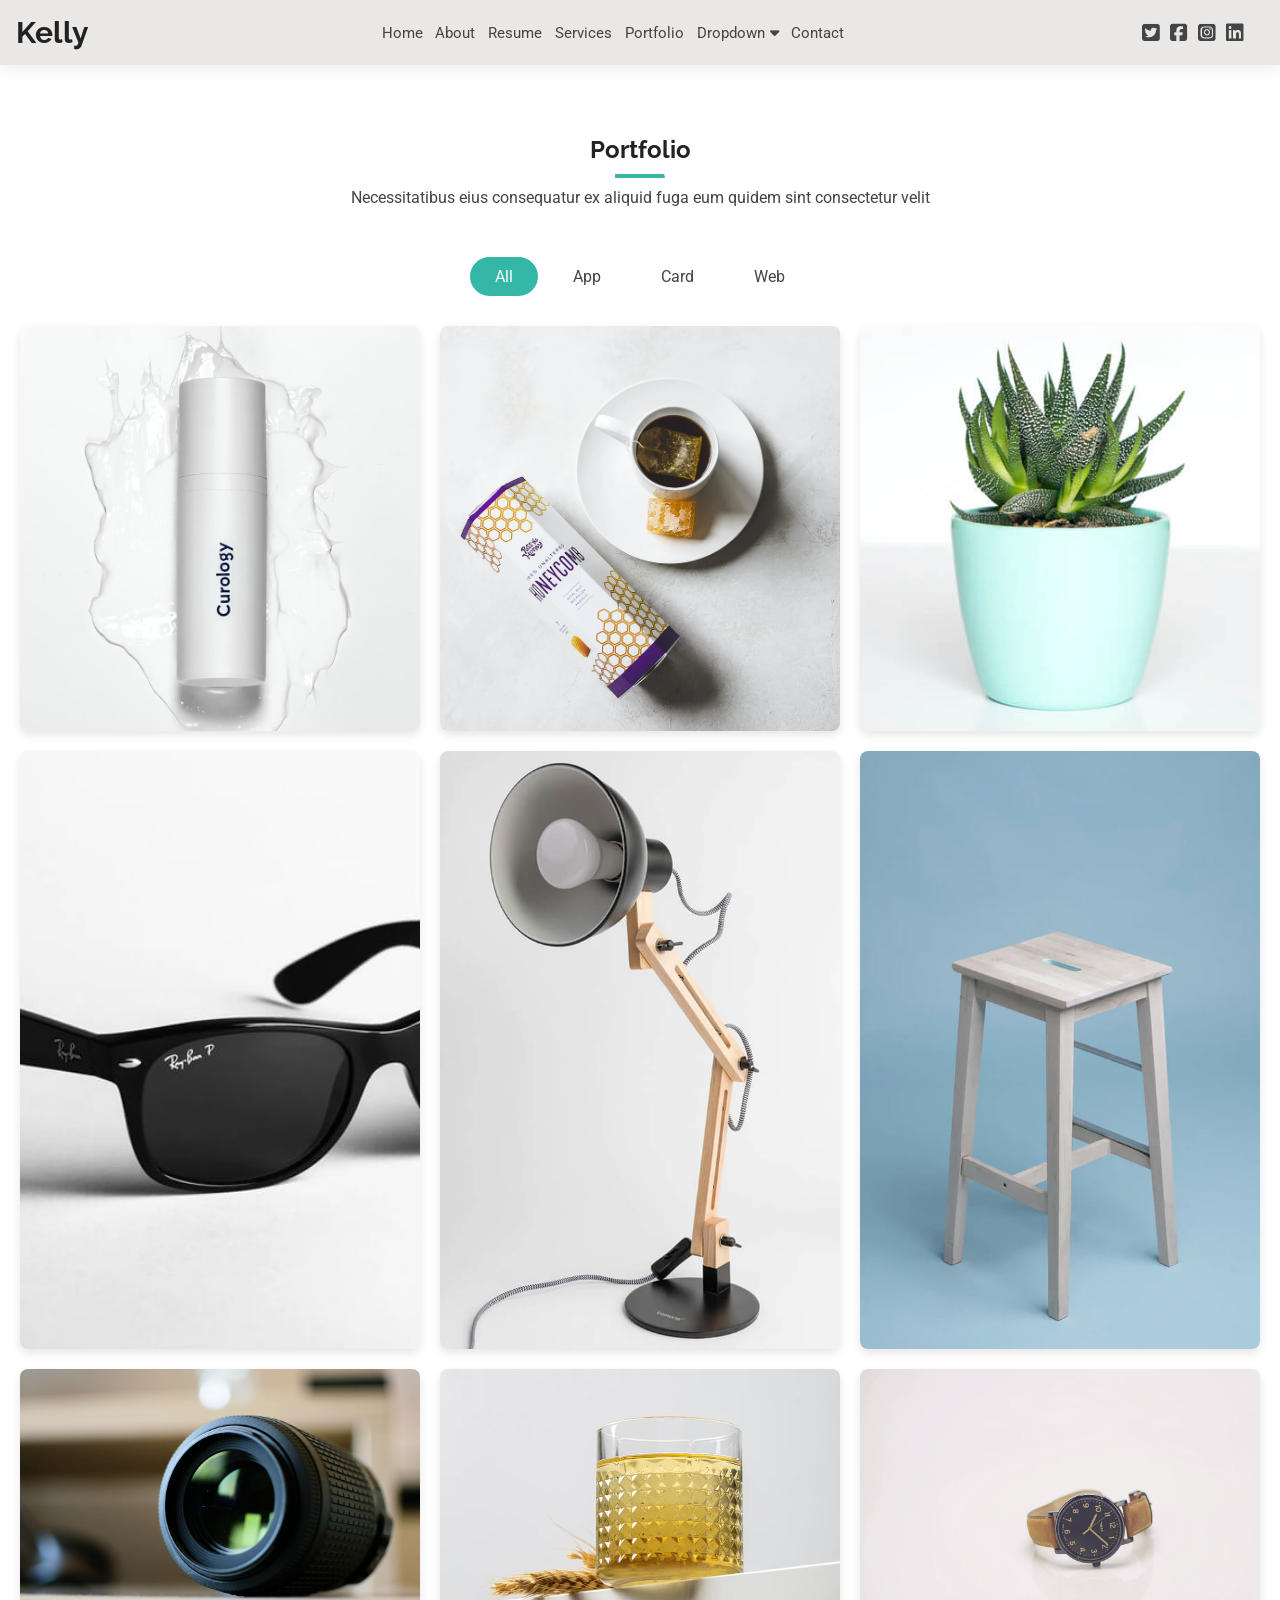
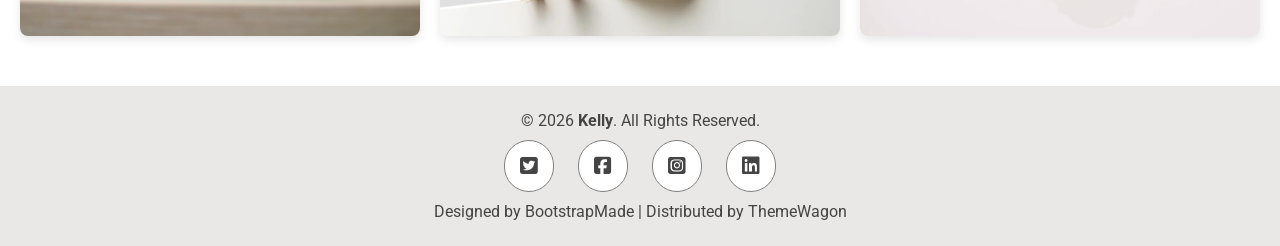
<file: portfolio.html>
<!doctype html>
<html lang="en">
  <head>
    <meta charset="utf-8" />
    <meta content="width=device-width, initial-scale=1.0" name="viewport" />
    <title>Portfolio - Kelly Adams | Professional Illustrator</title>

    <!-- Search engine metadata -->
    <meta
      name="description"
      content="Explore the creative portfolio of Kelly Adams. View projects in App Design, Product Branding, and Web Development."
    />
    <meta
      name="keywords"
      content="portfolio, illustrator, web design, app design, branding, Kelly Adams, creative projects"
    />
    <meta name="author" content="Kelly Adams" />

    <!-- Favicons -->
    <link href="img/favicon.png" rel="icon" />
    <link href="img/apple-touch-icon.png" rel="apple-touch-icon" />

    <!-- Font resources -->
    <link rel="preconnect" href="https://fonts.googleapis.com" />
    <link rel="preconnect" href="https://fonts.gstatic.com" crossorigin />
    <link
      href="https://fonts.googleapis.com/css2?family=Poppins:wght@300;400;500;600;700&family=Raleway:wght@300;400;500;600;700&family=Roboto:wght@300;400;500;700&display=swap"
      rel="stylesheet"
    />

    <!-- Font Awesome -->
    <link
      rel="stylesheet"
      href="https://cdnjs.cloudflare.com/ajax/libs/font-awesome/6.7.2/css/all.min.css"
      integrity="sha512-Evv84Mr4kqVGRNSgIGL/F/aIDqQb7xQ2vcrdIwxfjThSH8CSR7PBEakCr51Ck+w+/U6swU2Im1vVX0SVk9ABhg=="
      crossorigin="anonymous"
      referrerpolicy="no-referrer"
    />

    <!-- Page styles -->
    <link rel="stylesheet" href="css/portfolio.css" />
    <link rel="stylesheet" href="css/responsive.css" />

    <!-- Site interactions -->
    <script src="js/index.js" defer></script>
  </head>

  <body class="index-page">
    <header id="header" class="header">
      <div class="nav-main-top">
        <div class="nav-side-heding">
          <a href="index.html" aria-label="Go to Home">
            <h1 class="sitename">Kelly</h1>
          </a>
        </div>

        <nav class="nav-menu-item" aria-label="Main Navigation">
          <ul>
            <li><a href="index.html">Home</a></li>
            <li><a href="about.html">About</a></li>
            <li><a href="resume.html">Resume</a></li>
            <li><a href="services.html">Services</a></li>
            <!-- Current page -->
            <li><a href="portfolio.html" class="active" aria-current="page">Portfolio</a></li>

            <!-- Dropdown navigation -->
            <li class="dropdown">
              <a href="#" class="dropdown-btn"> Dropdown <i class="fa-solid fa-caret-down"></i> </a>
              <ul class="dropdown-menu">
                <li><a href="#">Deep Dropdown 1</a></li>
                <li><a href="#">Deep Dropdown 2</a></li>
                <li><a href="#">Deep Dropdown 3</a></li>
                <li><a href="#">Deep Dropdown 4</a></li>
                <li><a href="#">Deep Dropdown 5</a></li>
              </ul>
            </li>

            <li><a href="contact.html">Contact</a></li>
          </ul>
        </nav>

        <!-- Social media links -->
        <div class="header-social-links">
          <a
            href="https://twitter.com/yourusername"
            target="_blank"
            rel="noopener noreferrer"
            class="btn"
            aria-label="Twitter"
            ><i class="fa-brands fa-square-twitter"></i
          ></a>
          <a
            href="https://facebook.com/yourusername"
            target="_blank"
            rel="noopener noreferrer"
            class="btn"
            aria-label="Facebook"
            ><i class="fa-brands fa-square-facebook"></i
          ></a>
          <a
            href="https://instagram.com/yourusername"
            target="_blank"
            rel="noopener noreferrer"
            class="btn"
            aria-label="Instagram"
            ><i class="fa-brands fa-square-instagram"></i
          ></a>
          <a
            href="https://linkedin.com/in/yourusername"
            target="_blank"
            rel="noopener noreferrer"
            class="btn"
            aria-label="LinkedIn"
            ><i class="fa-brands fa-linkedin"></i
          ></a>
        </div>
      </div>
    </header>

    <main class="main">
      <!-- Portfolio section -->
      <section id="portfolio" class="portfolio section">
        <!-- Section introduction -->
        <div class="container-section-title">
          <h2>Portfolio</h2>
          <span class="hr-line"><hr /></span>
          <p>Necessitatibus eius consequatur ex aliquid fuga eum quidem sint consectetur velit</p>
        </div>

        <div class="container">
          <div class="isotope-layout">
            <ul class="portfolio-filters">
              <li>
                <button class="filter-active" type="button" data-filter="*" aria-pressed="true">
                  All
                </button>
              </li>
              <li><button type="button" data-filter="app" aria-pressed="false">App</button></li>
              <li><button type="button" data-filter="product" aria-pressed="false">Card</button></li>
              <li><button type="button" data-filter="branding" aria-pressed="false">Web</button></li>
            </ul>
          </div>

          <div class="isotope-container">
            <div class="portfolio-img-item" data-category="app">
              <img
                src="img/masonry-portfolio/masonry-portfolio-1.jpg"
                alt="App Design Project 1"
                width="400"
                height="500"
              />
              <div class="portfolio-info hidden-icon">
                <div class="hidden-header">
                  <h4>App 1</h4>
                  <p>Lorem ipsum, dolor sit</p>
                </div>
                <div class="zoom-icon">
                  <a href="img/masonry-portfolio/masonry-portfolio-1.jpg" title="App 1"
                    ><i class="fa-solid fa-magnifying-glass"></i
                  ></a>
                  <a href="portfolio-details.html" title="More Details" class="details-link"
                    ><i class="fa-solid fa-link"></i
                  ></a>
                </div>
              </div>
            </div>

            <div class="portfolio-img-item" data-category="product">
              <img
                src="img/masonry-portfolio/masonry-portfolio-2.jpg"
                alt="Product Design Project 1"
                width="400"
                height="300"
              />
              <div class="portfolio-info hidden-icon">
                <div class="hidden-header">
                  <h4>Product 1</h4>
                  <p>Lorem ipsum, dolor sit</p>
                </div>
                <div class="zoom-icon">
                  <a href="img/masonry-portfolio/masonry-portfolio-2.jpg" title="Product 1"
                    ><i class="fa-solid fa-magnifying-glass"></i
                  ></a>
                  <a href="portfolio-details.html" title="More Details" class="details-link"
                    ><i class="fa-solid fa-link"></i
                  ></a>
                </div>
              </div>
            </div>

            <div class="portfolio-img-item" data-category="branding">
              <img
                src="img/masonry-portfolio/masonry-portfolio-3.jpg"
                alt="Branding Project 1"
                width="400"
                height="600"
              />
              <div class="portfolio-info hidden-icon">
                <div class="hidden-header">
                  <h4>Branding 1</h4>
                  <p>Lorem ipsum, dolor sit</p>
                </div>
                <div class="zoom-icon">
                  <a href="img/masonry-portfolio/masonry-portfolio-3.jpg" title="Branding 1"
                    ><i class="fa-solid fa-magnifying-glass"></i
                  ></a>
                  <a href="portfolio-details.html" title="More Details" class="details-link"
                    ><i class="fa-solid fa-link"></i
                  ></a>
                </div>
              </div>
            </div>

            <div class="portfolio-img-item" data-category="app">
              <img
                src="img/masonry-portfolio/masonry-portfolio-4.jpg"
                alt="App Design Project 2"
                width="400"
                height="500"
              />
              <div class="portfolio-info hidden-icon">
                <div class="hidden-header">
                  <h4>App 2</h4>
                  <p>Lorem ipsum, dolor sit</p>
                </div>
                <div class="zoom-icon">
                  <a href="img/masonry-portfolio/masonry-portfolio-4.jpg" title="App 2"
                    ><i class="fa-solid fa-magnifying-glass"></i
                  ></a>
                  <a href="portfolio-details.html" title="More Details" class="details-link"
                    ><i class="fa-solid fa-link"></i
                  ></a>
                </div>
              </div>
            </div>

            <div class="portfolio-img-item" data-category="product">
              <img
                src="img/masonry-portfolio/masonry-portfolio-5.jpg"
                alt="Product Design Project 2"
                width="400"
                height="800"
              />
              <div class="portfolio-info hidden-icon">
                <div class="hidden-header">
                  <h4>Product 2</h4>
                  <p>Lorem ipsum, dolor sit</p>
                </div>
                <div class="zoom-icon">
                  <a href="img/masonry-portfolio/masonry-portfolio-5.jpg" title="Product 2"
                    ><i class="fa-solid fa-magnifying-glass"></i
                  ></a>
                  <a href="portfolio-details.html" title="More Details" class="details-link"
                    ><i class="fa-solid fa-link"></i
                  ></a>
                </div>
              </div>
            </div>

            <div class="portfolio-img-item" data-category="branding">
              <img
                src="img/masonry-portfolio/masonry-portfolio-6.jpg"
                alt="Branding Project 2"
                width="400"
                height="600"
              />
              <div class="portfolio-info hidden-icon">
                <div class="hidden-header">
                  <h4>Branding 2</h4>
                  <p>Lorem ipsum, dolor sit</p>
                </div>
                <div class="zoom-icon">
                  <a href="img/masonry-portfolio/masonry-portfolio-6.jpg" title="Branding 2"
                    ><i class="fa-solid fa-magnifying-glass"></i
                  ></a>
                  <a href="portfolio-details.html" title="More Details" class="details-link"
                    ><i class="fa-solid fa-link"></i
                  ></a>
                </div>
              </div>
            </div>

            <div class="portfolio-img-item" data-category="app">
              <img
                src="img/masonry-portfolio/masonry-portfolio-7.jpg"
                alt="App Design Project 3"
                width="400"
                height="500"
              />
              <div class="portfolio-info hidden-icon">
                <div class="hidden-header">
                  <h4>App 3</h4>
                  <p>Lorem ipsum, dolor sit</p>
                </div>
                <div class="zoom-icon">
                  <a href="img/masonry-portfolio/masonry-portfolio-7.jpg" title="App 3"
                    ><i class="fa-solid fa-magnifying-glass"></i
                  ></a>
                  <a href="portfolio-details.html" title="More Details" class="details-link"
                    ><i class="fa-solid fa-link"></i
                  ></a>
                </div>
              </div>
            </div>

            <div class="portfolio-img-item" data-category="product">
              <img
                src="img/masonry-portfolio/masonry-portfolio-8.jpg"
                alt="Product Design Project 3"
                width="400"
                height="300"
              />
              <div class="portfolio-info hidden-icon">
                <div class="hidden-header">
                  <h4>Product 3</h4>
                  <p>Lorem ipsum, dolor sit</p>
                </div>
                <div class="zoom-icon">
                  <a href="img/masonry-portfolio/masonry-portfolio-8.jpg" title="Product 3"
                    ><i class="fa-solid fa-magnifying-glass"></i
                  ></a>
                  <a href="portfolio-details.html" title="More Details" class="details-link"
                    ><i class="fa-solid fa-link"></i
                  ></a>
                </div>
              </div>
            </div>

            <div class="portfolio-img-item" data-category="branding">
              <img
                src="img/masonry-portfolio/masonry-portfolio-9.jpg"
                alt="Branding Project 3"
                width="400"
                height="600"
              />
              <div class="portfolio-info hidden-icon">
                <div class="hidden-header">
                  <h4>Branding 3</h4>
                  <p>Lorem ipsum, dolor sit</p>
                </div>
                <div class="zoom-icon">
                  <a href="img/masonry-portfolio/masonry-portfolio-9.jpg" title="Branding 3"
                    ><i class="fa-solid fa-magnifying-glass"></i
                  ></a>
                  <a href="portfolio-details.html" title="More Details" class="details-link"
                    ><i class="fa-solid fa-link"></i
                  ></a>
                </div>
              </div>
            </div>
          </div>
        </div>
      </section>
    </main>

    <!-- Footer -->
    <footer id="footer" class="footer light-background">
      <div class="footer-container">
        <div class="copyright-text">
          <p>
            &copy; <span id="current-year">2024</span> <strong class="px-1 sitename">Kelly</strong>.
            All Rights Reserved.
          </p>
        </div>
        <div class="social-links">
          <a
            href="https://twitter.com/yourusername"
            target="_blank"
            rel="noopener noreferrer"
            aria-label="Twitter"
            ><i class="fa-brands fa-square-twitter"></i
          ></a>
          <a
            href="https://facebook.com/yourusername"
            target="_blank"
            rel="noopener noreferrer"
            aria-label="Facebook"
            ><i class="fa-brands fa-square-facebook"></i
          ></a>
          <a
            href="https://instagram.com/yourusername"
            target="_blank"
            rel="noopener noreferrer"
            aria-label="Instagram"
            ><i class="fa-brands fa-square-instagram"></i
          ></a>
          <a
            href="https://linkedin.com/in/yourusername"
            target="_blank"
            rel="noopener noreferrer"
            aria-label="LinkedIn"
            ><i class="fa-brands fa-linkedin"></i
          ></a>
        </div>
        <!-- Template credits -->
        <div class="credits">
          Designed by
          <a href="https://bootstrapmade.com/" target="_blank" rel="noopener">BootstrapMade</a> |
          Distributed by
          <a href="https://themewagon.com" target="_blank" rel="noopener">ThemeWagon</a>
        </div>
      </div>
    </footer>

    <!-- Preloader -->
    <div id="preloader" aria-hidden="true"></div>

    <!-- Update the copyright year -->
    <script>
      document.getElementById('current-year').textContent = new Date().getFullYear();
    </script>
  </body>
</html>
</file>
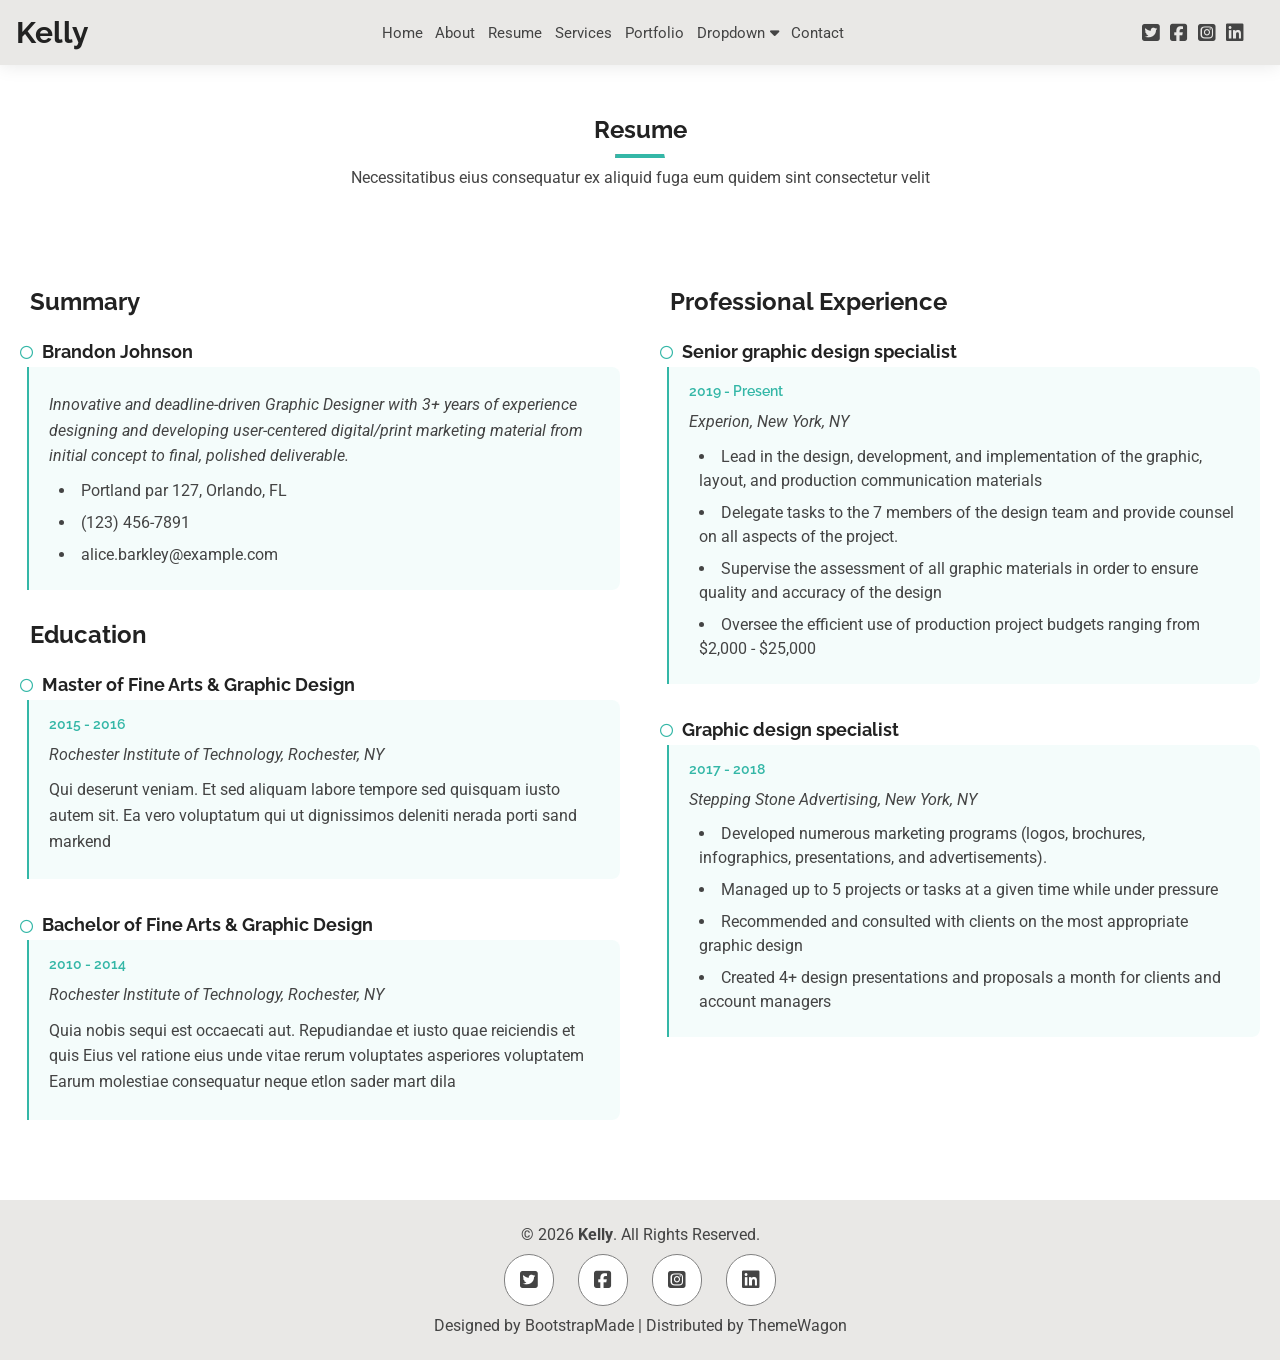
<file: resume.html>
<!doctype html>
<html lang="en">
  <head>
    <meta charset="utf-8" />
    <meta content="width=device-width, initial-scale=1.0" name="viewport" />
    <title>Resume - Kelly Adams | Professional Illustrator</title>

    <!-- Search engine metadata -->
    <meta
      name="description"
      content="View the professional resume and work experience of Kelly Adams, a skilled Graphic Designer and Web Developer."
    />
    <meta
      name="keywords"
      content="resume, cv, graphic designer, web developer, work experience, education, Kelly Adams"
    />
    <meta name="author" content="Kelly Adams" />

    <!-- Favicons -->
    <link href="img/favicon.png" rel="icon" />
    <link href="img/apple-touch-icon.png" rel="apple-touch-icon" />

    <!-- Font resources -->
    <link rel="preconnect" href="https://fonts.googleapis.com" />
    <link rel="preconnect" href="https://fonts.gstatic.com" crossorigin />
    <link
      href="https://fonts.googleapis.com/css2?family=Poppins:wght@300;400;500;600;700&family=Raleway:wght@300;400;500;600;700&family=Roboto:wght@300;400;500;700&display=swap"
      rel="stylesheet"
    />

    <!-- Font Awesome -->
    <link
      rel="stylesheet"
      href="https://cdnjs.cloudflare.com/ajax/libs/font-awesome/6.7.2/css/all.min.css"
      integrity="sha512-Evv84Mr4kqVGRNSgIGL/F/aIDqQb7xQ2vcrdIwxfjThSH8CSR7PBEakCr51Ck+w+/U6swU2Im1vVX0SVk9ABhg=="
      crossorigin="anonymous"
      referrerpolicy="no-referrer"
    />

    <!-- Page styles -->
    <link rel="stylesheet" href="css/resume.css" />
    <link rel="stylesheet" href="css/responsive.css" />

    <!-- Site interactions -->
    <script src="js/index.js" defer></script>
  </head>

  <body class="index-page">
    <header id="header" class="header">
      <div class="nav-main-top">
        <div class="nav-side-heding">
          <a href="index.html" aria-label="Go to Home">
            <h1 class="sitename">Kelly</h1>
          </a>
        </div>

        <nav class="nav-menu-item" aria-label="Main Navigation">
          <ul>
            <li><a href="index.html">Home</a></li>
            <li><a href="about.html">About</a></li>
            <!-- Current page -->
            <li><a href="resume.html" class="active" aria-current="page">Resume</a></li>
            <li><a href="services.html">Services</a></li>
            <li><a href="portfolio.html">Portfolio</a></li>

            <!-- Dropdown navigation -->
            <li class="dropdown">
              <a href="#" class="dropdown-btn"> Dropdown <i class="fa-solid fa-caret-down"></i> </a>
              <ul class="dropdown-menu">
                <li><a href="#">Deep Dropdown 1</a></li>
                <li><a href="#">Deep Dropdown 2</a></li>
                <li><a href="#">Deep Dropdown 3</a></li>
                <li><a href="#">Deep Dropdown 4</a></li>
                <li><a href="#">Deep Dropdown 5</a></li>
              </ul>
            </li>

            <li><a href="contact.html">Contact</a></li>
          </ul>
        </nav>

        <!-- Social media links -->
        <div class="header-social-links">
          <a
            href="https://twitter.com/yourusername"
            target="_blank"
            rel="noopener noreferrer"
            class="btn"
            aria-label="Twitter"
            ><i class="fa-brands fa-square-twitter"></i
          ></a>
          <a
            href="https://facebook.com/yourusername"
            target="_blank"
            rel="noopener noreferrer"
            class="btn"
            aria-label="Facebook"
            ><i class="fa-brands fa-square-facebook"></i
          ></a>
          <a
            href="https://instagram.com/yourusername"
            target="_blank"
            rel="noopener noreferrer"
            class="btn"
            aria-label="Instagram"
            ><i class="fa-brands fa-square-instagram"></i
          ></a>
          <a
            href="https://linkedin.com/in/yourusername"
            target="_blank"
            rel="noopener noreferrer"
            class="btn"
            aria-label="LinkedIn"
            ><i class="fa-brands fa-linkedin"></i
          ></a>
        </div>
      </div>
    </header>

    <main class="main">
      <!-- Resume section -->
      <section id="resume" class="resume-section">
        <!-- Section introduction -->
        <div class="container-section-title">
          <h2>Resume</h2>
          <span class="hr-line"><hr /></span>
          <p>Necessitatibus eius consequatur ex aliquid fuga eum quidem sint consectetur velit</p>
        </div>

        <div class="container">
          <!-- Summary and education -->
          <div class="left-site">
            <h3 class="resume-title">Summary</h3>
            <div class="resume-item">
              <span class="border-circle"><i class="fa-regular fa-circle"></i></span>
              <h4 class="header-style">Brandon Johnson</h4>
              <div class="resume-item-style">
                <p>
                  <em
                    >Innovative and deadline-driven Graphic Designer with 3+ years of experience
                    designing and developing user-centered digital/print marketing material from
                    initial concept to final, polished deliverable.</em
                  >
                </p>
                <ul>
                  <li>Portland par 127, Orlando, FL</li>
                  <li>(123) 456-7891</li>
                  <li>alice.barkley@example.com</li>
                </ul>
              </div>
            </div>

            <h3 class="resume-title">Education</h3>
            <div class="resume-item">
              <span class="border-circle"><i class="fa-regular fa-circle"></i></span>
              <h4 class="header-style">Master of Fine Arts &amp; Graphic Design</h4>
              <div class="resume-item-style">
                <h5>2015 - 2016</h5>
                <p><em>Rochester Institute of Technology, Rochester, NY</em></p>
                <p>
                  Qui deserunt veniam. Et sed aliquam labore tempore sed quisquam iusto autem sit.
                  Ea vero voluptatum qui ut dignissimos deleniti nerada porti sand markend
                </p>
              </div>
            </div>

            <div class="resume-item">
              <span class="border-circle"><i class="fa-regular fa-circle"></i></span>
              <h4 class="header-style">Bachelor of Fine Arts &amp; Graphic Design</h4>
              <div class="resume-item-style">
                <h5>2010 - 2014</h5>
                <p><em>Rochester Institute of Technology, Rochester, NY</em></p>
                <p>
                  Quia nobis sequi est occaecati aut. Repudiandae et iusto quae reiciendis et quis
                  Eius vel ratione eius unde vitae rerum voluptates asperiores voluptatem Earum
                  molestiae consequatur neque etlon sader mart dila
                </p>
              </div>
            </div>
          </div>

          <!-- Professional experience -->
          <div class="right-site">
            <h3 class="resume-title">Professional Experience</h3>
            <div class="resume-item">
              <span class="border-circle"><i class="fa-regular fa-circle"></i></span>
              <h4 class="header-style">Senior graphic design specialist</h4>
              <div class="resume-item-style">
                <h5>2019 - Present</h5>
                <p><em>Experion, New York, NY</em></p>
                <ul>
                  <li>
                    Lead in the design, development, and implementation of the graphic, layout, and
                    production communication materials
                  </li>
                  <li>
                    Delegate tasks to the 7 members of the design team and provide counsel on all
                    aspects of the project.
                  </li>
                  <li>
                    Supervise the assessment of all graphic materials in order to ensure quality and
                    accuracy of the design
                  </li>
                  <li>
                    Oversee the efficient use of production project budgets ranging from $2,000 -
                    $25,000
                  </li>
                </ul>
              </div>
            </div>

            <div class="resume-item">
              <span class="border-circle"><i class="fa-regular fa-circle"></i></span>
              <h4 class="header-style">Graphic design specialist</h4>
              <div class="resume-item-style">
                <h5>2017 - 2018</h5>
                <p><em>Stepping Stone Advertising, New York, NY</em></p>
                <ul>
                  <li>
                    Developed numerous marketing programs (logos, brochures, infographics,
                    presentations, and advertisements).
                  </li>
                  <li>Managed up to 5 projects or tasks at a given time while under pressure</li>
                  <li>
                    Recommended and consulted with clients on the most appropriate graphic design
                  </li>
                  <li>
                    Created 4+ design presentations and proposals a month for clients and account
                    managers
                  </li>
                </ul>
              </div>
            </div>
          </div>
        </div>
      </section>
    </main>

    <!-- Footer -->
    <footer id="footer" class="footer light-background">
      <div class="footer-container">
        <div class="copyright-text">
          <p>
            &copy; <span id="current-year">2024</span> <strong class="px-1 sitename">Kelly</strong>.
            All Rights Reserved.
          </p>
        </div>
        <div class="social-links">
          <a
            href="https://twitter.com/yourusername"
            target="_blank"
            rel="noopener noreferrer"
            aria-label="Twitter"
            ><i class="fa-brands fa-square-twitter"></i
          ></a>
          <a
            href="https://facebook.com/yourusername"
            target="_blank"
            rel="noopener noreferrer"
            aria-label="Facebook"
            ><i class="fa-brands fa-square-facebook"></i
          ></a>
          <a
            href="https://instagram.com/yourusername"
            target="_blank"
            rel="noopener noreferrer"
            aria-label="Instagram"
            ><i class="fa-brands fa-square-instagram"></i
          ></a>
          <a
            href="https://linkedin.com/in/yourusername"
            target="_blank"
            rel="noopener noreferrer"
            aria-label="LinkedIn"
            ><i class="fa-brands fa-linkedin"></i
          ></a>
        </div>
        <!-- Template credits -->
        <div class="credits">
          Designed by
          <a href="https://bootstrapmade.com/" target="_blank" rel="noopener">BootstrapMade</a> |
          Distributed by
          <a href="https://themewagon.com" target="_blank" rel="noopener">ThemeWagon</a>
        </div>
      </div>
    </footer>

    <!-- Preloader -->
    <div id="preloader" aria-hidden="true"></div>

    <!-- Update the copyright year -->
    <script>
      document.getElementById('current-year').textContent = new Date().getFullYear();
    </script>
  </body>
</html>
</file>
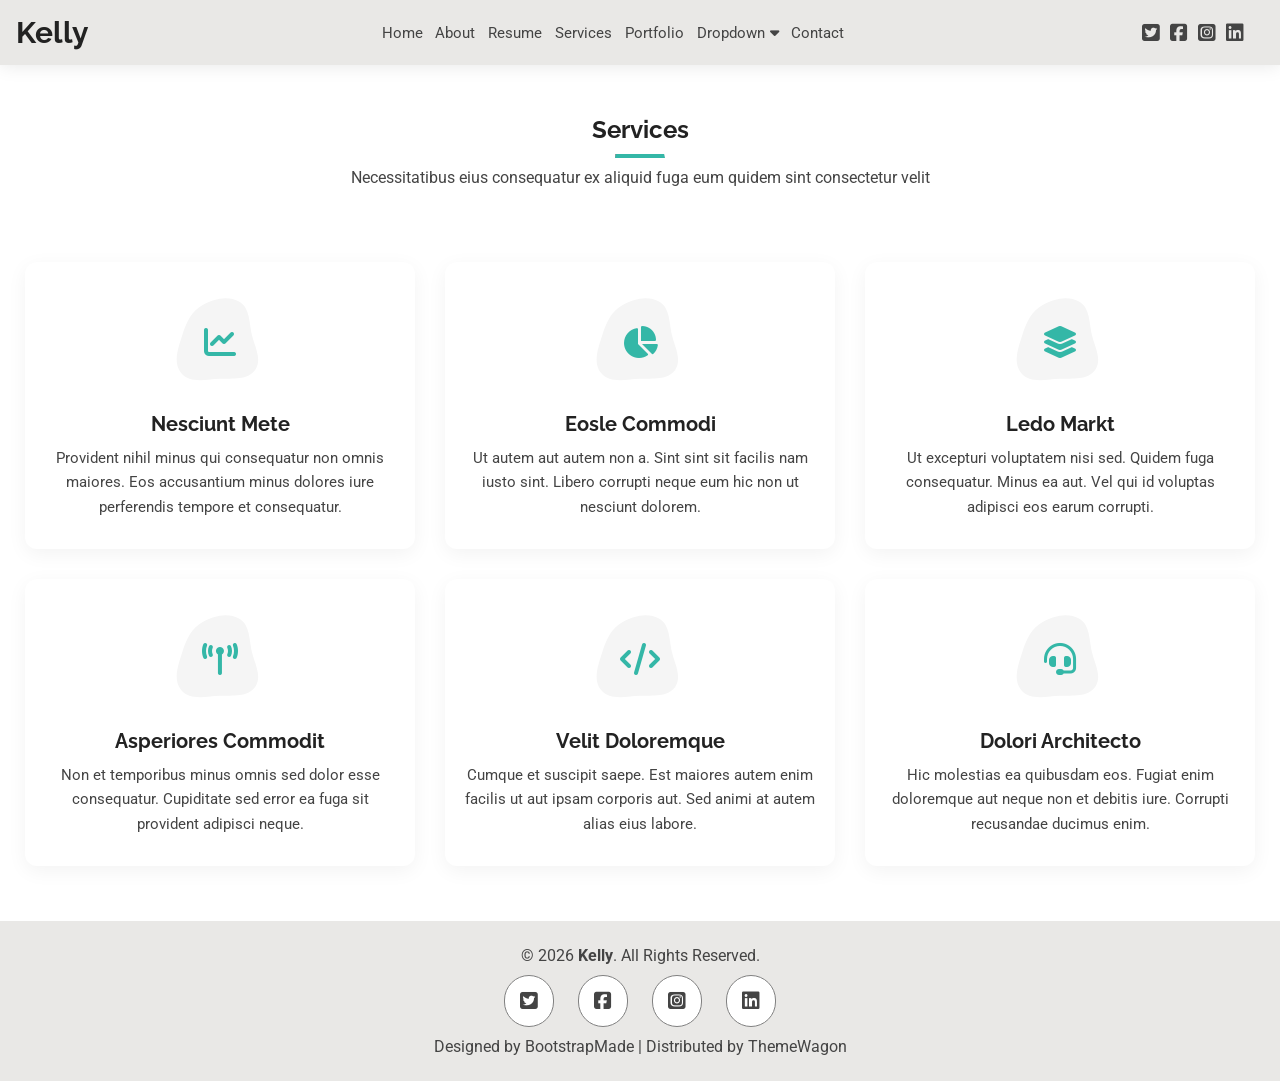
<file: services.html>
<!doctype html>
<html lang="en">
  <head>
    <meta charset="utf-8" />
    <meta content="width=device-width, initial-scale=1.0" name="viewport" />
    <title>Services - Kelly Adams | Professional Illustrator</title>

    <!-- Search engine metadata -->
    <meta
      name="description"
      content="Explore the professional services offered by Kelly Adams, including graphic design, web development, branding, and digital marketing solutions."
    />
    <meta
      name="keywords"
      content="services, graphic design, web development, branding, digital marketing, Kelly Adams, freelance"
    />
    <meta name="author" content="Kelly Adams" />

    <!-- Favicons -->
    <link href="img/favicon.png" rel="icon" />
    <link href="img/apple-touch-icon.png" rel="apple-touch-icon" />

    <!-- Font resources -->
    <link rel="preconnect" href="https://fonts.googleapis.com" />
    <link rel="preconnect" href="https://fonts.gstatic.com" crossorigin />
    <link
      href="https://fonts.googleapis.com/css2?family=Poppins:wght@300;400;500;600;700&family=Raleway:wght@300;400;500;600;700&family=Roboto:wght@300;400;500;700&display=swap"
      rel="stylesheet"
    />

    <!-- Font Awesome -->
    <link
      rel="stylesheet"
      href="https://cdnjs.cloudflare.com/ajax/libs/font-awesome/6.7.2/css/all.min.css"
      integrity="sha512-Evv84Mr4kqVGRNSgIGL/F/aIDqQb7xQ2vcrdIwxfjThSH8CSR7PBEakCr51Ck+w+/U6swU2Im1vVX0SVk9ABhg=="
      crossorigin="anonymous"
      referrerpolicy="no-referrer"
    />

    <!-- Page styles -->
    <link rel="stylesheet" href="css/service.css" />
    <link rel="stylesheet" href="css/responsive.css" />

    <!-- Site interactions -->
    <script src="js/index.js" defer></script>
  </head>

  <body class="index-page">
    <header id="header" class="header">
      <div class="nav-main-top">
        <div class="nav-side-heding">
          <a href="index.html" aria-label="Go to Home">
            <h1 class="sitename">Kelly</h1>
          </a>
        </div>

        <nav class="nav-menu-item" aria-label="Main Navigation">
          <ul>
            <li><a href="index.html">Home</a></li>
            <li><a href="about.html">About</a></li>
            <li><a href="resume.html">Resume</a></li>
            <!-- Current page -->
            <li><a href="services.html" class="active" aria-current="page">Services</a></li>
            <li><a href="portfolio.html">Portfolio</a></li>

            <!-- Dropdown navigation -->
            <li class="dropdown">
              <a href="#" class="dropdown-btn"> Dropdown <i class="fa-solid fa-caret-down"></i> </a>
              <ul class="dropdown-menu">
                <li><a href="#">Deep Dropdown 1</a></li>
                <li><a href="#">Deep Dropdown 2</a></li>
                <li><a href="#">Deep Dropdown 3</a></li>
                <li><a href="#">Deep Dropdown 4</a></li>
                <li><a href="#">Deep Dropdown 5</a></li>
              </ul>
            </li>

            <li><a href="contact.html">Contact</a></li>
          </ul>
        </nav>

        <!-- Social media links -->
        <div class="header-social-links">
          <a
            href="https://twitter.com/yourusername"
            target="_blank"
            rel="noopener noreferrer"
            class="btn"
            aria-label="Twitter"
            ><i class="fa-brands fa-square-twitter"></i
          ></a>
          <a
            href="https://facebook.com/yourusername"
            target="_blank"
            rel="noopener noreferrer"
            class="btn"
            aria-label="Facebook"
            ><i class="fa-brands fa-square-facebook"></i
          ></a>
          <a
            href="https://instagram.com/yourusername"
            target="_blank"
            rel="noopener noreferrer"
            class="btn"
            aria-label="Instagram"
            ><i class="fa-brands fa-square-instagram"></i
          ></a>
          <a
            href="https://linkedin.com/in/yourusername"
            target="_blank"
            rel="noopener noreferrer"
            class="btn"
            aria-label="LinkedIn"
            ><i class="fa-brands fa-linkedin"></i
          ></a>
        </div>
      </div>
    </header>

    <main class="main">
      <!-- Services section -->
      <section id="services" class="services section">
        <!-- Section introduction -->
        <div class="headr-container">
          <h2>Services</h2>
          <span class="hr-line"><hr /></span>
          <p>Necessitatibus eius consequatur ex aliquid fuga eum quidem sint consectetur velit</p>
        </div>

        <div class="container">
          <!-- Service offerings -->
          <div class="style-svg">
            <div class="icon">
              <svg
                width="100"
                height="100"
                viewBox="0 0 600 600"
                xmlns="http://www.w3.org/2000/svg"
              >
                <path
                  stroke="none"
                  stroke-width="0"
                  fill="#f5f5f5"
                  d="M300,521.0016835830174C376.1290562159157,517.8887921683347,466.0731472004068,529.7835943286574,510.70327084640275,468.03025145048787C554.3714126377745,407.6079735673963,508.03601936045806,328.9844924480964,491.2728898941984,256.3432110539036C474.5976632858925,184.082847569629,479.9380746630129,96.60480741107993,416.23090153303,58.64404602377083C348.86323505073057,18.502131276798302,261.93793281208167,40.57373210992963,193.5410806939664,78.93577620505333C130.42746243093433,114.334589627462,98.30271207620316,179.96522072025542,76.75703585869454,249.04625023123273C51.97151888228291,328.5150500222984,13.704378332031375,421.85034740162234,66.52175969318436,486.19268352777647C119.04800174914682,550.1803526380478,217.28368757567262,524.383925680826,300,521.0016835830174"
                ></path>
              </svg>
              <i class="fa-solid fa-chart-line"></i>
            </div>
            <div class="service-content">
              <a href="#"><h3>Nesciunt Mete</h3></a>
              <p>
                Provident nihil minus qui consequatur non omnis maiores. Eos accusantium minus
                dolores iure perferendis tempore et consequatur.
              </p>
            </div>
          </div>

          <div class="style-svg">
            <div class="icon">
              <svg
                width="100"
                height="100"
                viewBox="0 0 600 600"
                xmlns="http://www.w3.org/2000/svg"
              >
                <path
                  stroke="none"
                  stroke-width="0"
                  fill="#f5f5f5"
                  d="M300,521.0016835830174C376.1290562159157,517.8887921683347,466.0731472004068,529.7835943286574,510.70327084640275,468.03025145048787C554.3714126377745,407.6079735673963,508.03601936045806,328.9844924480964,491.2728898941984,256.3432110539036C474.5976632858925,184.082847569629,479.9380746630129,96.60480741107993,416.23090153303,58.64404602377083C348.86323505073057,18.502131276798302,261.93793281208167,40.57373210992963,193.5410806939664,78.93577620505333C130.42746243093433,114.334589627462,98.30271207620316,179.96522072025542,76.75703585869454,249.04625023123273C51.97151888228291,328.5150500222984,13.704378332031375,421.85034740162234,66.52175969318436,486.19268352777647C119.04800174914682,550.1803526380478,217.28368757567262,524.383925680826,300,521.0016835830174"
                ></path>
              </svg>
              <i class="fa-solid fa-chart-pie"></i>
            </div>
            <div class="service-content">
              <a href="#"><h3>Eosle Commodi</h3></a>
              <p>
                Ut autem aut autem non a. Sint sint sit facilis nam iusto sint. Libero corrupti
                neque eum hic non ut nesciunt dolorem.
              </p>
            </div>
          </div>

          <div class="style-svg">
            <div class="icon">
              <svg
                width="100"
                height="100"
                viewBox="0 0 600 600"
                xmlns="http://www.w3.org/2000/svg"
              >
                <path
                  stroke="none"
                  stroke-width="0"
                  fill="#f5f5f5"
                  d="M300,521.0016835830174C376.1290562159157,517.8887921683347,466.0731472004068,529.7835943286574,510.70327084640275,468.03025145048787C554.3714126377745,407.6079735673963,508.03601936045806,328.9844924480964,491.2728898941984,256.3432110539036C474.5976632858925,184.082847569629,479.9380746630129,96.60480741107993,416.23090153303,58.64404602377083C348.86323505073057,18.502131276798302,261.93793281208167,40.57373210992963,193.5410806939664,78.93577620505333C130.42746243093433,114.334589627462,98.30271207620316,179.96522072025542,76.75703585869454,249.04625023123273C51.97151888228291,328.5150500222984,13.704378332031375,421.85034740162234,66.52175969318436,486.19268352777647C119.04800174914682,550.1803526380478,217.28368757567262,524.383925680826,300,521.0016835830174"
                ></path>
              </svg>
              <i class="fa-solid fa-layer-group"></i>
            </div>
            <div class="service-content">
              <a href="#"><h3>Ledo Markt</h3></a>
              <p>
                Ut excepturi voluptatem nisi sed. Quidem fuga consequatur. Minus ea aut. Vel qui id
                voluptas adipisci eos earum corrupti.
              </p>
            </div>
          </div>

          <div class="style-svg">
            <div class="icon">
              <svg
                width="100"
                height="100"
                viewBox="0 0 600 600"
                xmlns="http://www.w3.org/2000/svg"
              >
                <path
                  stroke="none"
                  stroke-width="0"
                  fill="#f5f5f5"
                  d="M300,521.0016835830174C376.1290562159157,517.8887921683347,466.0731472004068,529.7835943286574,510.70327084640275,468.03025145048787C554.3714126377745,407.6079735673963,508.03601936045806,328.9844924480964,491.2728898941984,256.3432110539036C474.5976632858925,184.082847569629,479.9380746630129,96.60480741107993,416.23090153303,58.64404602377083C348.86323505073057,18.502131276798302,261.93793281208167,40.57373210992963,193.5410806939664,78.93577620505333C130.42746243093433,114.334589627462,98.30271207620316,179.96522072025542,76.75703585869454,249.04625023123273C51.97151888228291,328.5150500222984,13.704378332031375,421.85034740162234,66.52175969318436,486.19268352777647C119.04800174914682,550.1803526380478,217.28368757567262,524.383925680826,300,521.0016835830174"
                ></path>
              </svg>
              <i class="fa-solid fa-broadcast-tower"></i>
            </div>
            <div class="service-content">
              <a href="#"><h3>Asperiores Commodit</h3></a>
              <p>
                Non et temporibus minus omnis sed dolor esse consequatur. Cupiditate sed error ea
                fuga sit provident adipisci neque.
              </p>
            </div>
          </div>

          <div class="style-svg">
            <div class="icon">
              <svg
                width="100"
                height="100"
                viewBox="0 0 600 600"
                xmlns="http://www.w3.org/2000/svg"
              >
                <path
                  stroke="none"
                  stroke-width="0"
                  fill="#f5f5f5"
                  d="M300,521.0016835830174C376.1290562159157,517.8887921683347,466.0731472004068,529.7835943286574,510.70327084640275,468.03025145048787C554.3714126377745,407.6079735673963,508.03601936045806,328.9844924480964,491.2728898941984,256.3432110539036C474.5976632858925,184.082847569629,479.9380746630129,96.60480741107993,416.23090153303,58.64404602377083C348.86323505073057,18.502131276798302,261.93793281208167,40.57373210992963,193.5410806939664,78.93577620505333C130.42746243093433,114.334589627462,98.30271207620316,179.96522072025542,76.75703585869454,249.04625023123273C51.97151888228291,328.5150500222984,13.704378332031375,421.85034740162234,66.52175969318436,486.19268352777647C119.04800174914682,550.1803526380478,217.28368757567262,524.383925680826,300,521.0016835830174"
                ></path>
              </svg>
              <i class="fa-solid fa-code"></i>
            </div>
            <div class="service-content">
              <a href="#"><h3>Velit Doloremque</h3></a>
              <p>
                Cumque et suscipit saepe. Est maiores autem enim facilis ut aut ipsam corporis aut.
                Sed animi at autem alias eius labore.
              </p>
            </div>
          </div>

          <div class="style-svg">
            <div class="icon">
              <svg
                width="100"
                height="100"
                viewBox="0 0 600 600"
                xmlns="http://www.w3.org/2000/svg"
              >
                <path
                  stroke="none"
                  stroke-width="0"
                  fill="#f5f5f5"
                  d="M300,521.0016835830174C376.1290562159157,517.8887921683347,466.0731472004068,529.7835943286574,510.70327084640275,468.03025145048787C554.3714126377745,407.6079735673963,508.03601936045806,328.9844924480964,491.2728898941984,256.3432110539036C474.5976632858925,184.082847569629,479.9380746630129,96.60480741107993,416.23090153303,58.64404602377083C348.86323505073057,18.502131276798302,261.93793281208167,40.57373210992963,193.5410806939664,78.93577620505333C130.42746243093433,114.334589627462,98.30271207620316,179.96522072025542,76.75703585869454,249.04625023123273C51.97151888228291,328.5150500222984,13.704378332031375,421.85034740162234,66.52175969318436,486.19268352777647C119.04800174914682,550.1803526380478,217.28368757567262,524.383925680826,300,521.0016835830174"
                ></path>
              </svg>
              <i class="fa-solid fa-headset"></i>
            </div>
            <div class="service-content">
              <a href="#"><h3>Dolori Architecto</h3></a>
              <p>
                Hic molestias ea quibusdam eos. Fugiat enim doloremque aut neque non et debitis
                iure. Corrupti recusandae ducimus enim.
              </p>
            </div>
          </div>
        </div>
      </section>
    </main>

    <!-- Footer -->
    <footer id="footer" class="footer light-background">
      <div class="footer-container">
        <div class="copyright-text">
          <p>
            &copy; <span id="current-year">2024</span> <strong class="px-1 sitename">Kelly</strong>.
            All Rights Reserved.
          </p>
        </div>
        <div class="social-links">
          <a
            href="https://twitter.com/yourusername"
            target="_blank"
            rel="noopener noreferrer"
            aria-label="Twitter"
            ><i class="fa-brands fa-square-twitter"></i
          ></a>
          <a
            href="https://facebook.com/yourusername"
            target="_blank"
            rel="noopener noreferrer"
            aria-label="Facebook"
            ><i class="fa-brands fa-square-facebook"></i
          ></a>
          <a
            href="https://instagram.com/yourusername"
            target="_blank"
            rel="noopener noreferrer"
            aria-label="Instagram"
            ><i class="fa-brands fa-square-instagram"></i
          ></a>
          <a
            href="https://linkedin.com/in/yourusername"
            target="_blank"
            rel="noopener noreferrer"
            aria-label="LinkedIn"
            ><i class="fa-brands fa-linkedin"></i
          ></a>
        </div>
        <!-- Template credits -->
        <div class="credits">
          Designed by
          <a href="https://bootstrapmade.com/" target="_blank" rel="noopener">BootstrapMade</a> |
          Distributed by
          <a href="https://themewagon.com" target="_blank" rel="noopener">ThemeWagon</a>
        </div>
      </div>
    </footer>

    <!-- Preloader -->
    <div id="preloader" aria-hidden="true"></div>

    <!-- Update the copyright year -->
    <script>
      document.getElementById('current-year').textContent = new Date().getFullYear();
    </script>
  </body>
</html>
</file>
<file: css/style.css>
:root {
  --default-font:
    "Roboto", system-ui, -apple-system, "Segoe UI", Roboto, "Helvetica Neue",
    Arial, "Noto Sans", "Liberation Sans", sans-serif, "Apple Color Emoji",
    "Segoe UI Emoji", "Segoe UI Symbol", "Noto Color Emoji";
  --heading-font: "Raleway", sans-serif;
  --nav-font: "Poppins", sans-serif;
}
:root {
  --background-color: #ffffff;
  --default-color: #444444;
  --heading-color: #222222;
  --accent-color: #34b7a7;
  --surface-color: #ffffff;
  --contrast-color: #ffffff;
}
:root {
  scroll-behavior: smooth;
}
* {
  margin: 0;
  padding: 0;
  list-style: none;
  text-decoration: none;
  color: black;
}
body {
  color: var(--default-color);
  background-color: var(--background-color);
  font-family: var(--default-font);
}

.nav-main-top {
  display: flex;
  justify-content: space-between;
  align-items: center;
  margin: 10px;
}
.nav-menu-item ul {
  display: flex;
  position: relative;
}
.nav-menu-item ul li {
  display: flex;
  margin-right: 10px;
}

.nav-menu-item ul ul {
  position: absolute;
  margin-top: 0;
  display: block;
  top: 100%;
  left: 0;
}
.nav-menu-item ul ul li {
  display: block;
  margin-top: 0;
}

.nav-menu-item ul li a {
  text-decoration: none;
  transition: 0.3s;
}

.nav-menu-item ul li a:hover,
.nav-menu-item ul li a:focus {
  color: var(--accent-color);
  text-decoration: underline;
  text-underline-offset: 10px;
  text-decoration-color: var(--accent-color);
  cursor: pointer;
}

h1,
h2,
h3,
h4,
h5,
h6 {
  color: var(--heading-color);
  font-family: var(--heading-font);
}

.header {
  color: var(--default-color);
  background-color: var(--background-color);
  padding: 15px 0;
  transition: all 0.5s;
  z-index: 997;
  box-shadow: 0px 0 18px rgba(0, 0, 0, 0.1);
  position: sticky;
  top: 0px;
  left: 0px;
  font-size: 15px;
}

.header .header-social-links {
  padding-right: 15px;
}

.header-social-links .btn {
  display: inline-block;
  transition: 0.3s;
  font-size: 20px;
  border: none;
}
.header-social-links .btn i {
  background-color: white;
  padding: 5px;
}

.header .header-social-links .btn:hover {
  color: var(--accent-color);
}

#hero {
  position: relative;
}
#hero img {
  width: 100%;
  height: 50%;
}
.hero-text-area {
  position: absolute;
  text-align: center;
  top: 50%;
  left: 30%;
}
.hero-text-area h2 {
  font-size: 40px;
}
.hero-text-area p {
  font-size: 30px;
  margin-top: 20px;
  margin-bottom: 20px;
}
.hero-text-area a {
  background-color: var(--accent-color);
  padding: 10px 35px;
  border-radius: 25px;
}
.hero-text-area a:hover {
  background-color: #38d3c5;
}

#footer {
  text-align: center;
  padding: 25px;
}
#footer .social-links i {
  font-size: 20px;
  margin: 10px;
  padding: 15px;
  background: white;
  box-sizing: border-box;
  border: grey 1px solid;
  border-radius: 100px;
}
#footer .social-links a i:hover {
  color: var(--accent-color);
  border: var(--accent-color) 1px solid;
}

/* Dropdown navigation */
.dropdown {
  position: relative;
}

.dropdown-menu {
  display: none !important;
  position: absolute;
  top: 100%;
  left: 0;
  background-color: var(--surface-color);
  min-width: 220px;
  box-shadow: 0 8px 16px rgba(0, 0, 0, 0.15);
  border-radius: 6px;
  padding: 10px 0;
  z-index: 9999;
  margin-top: 10px;
}

.dropdown-menu.show {
  display: block !important;
  animation: fadeIn 0.2s ease-in-out;
}

.dropdown-menu li a {
  display: block;
  padding: 12px 20px;
  color: var(--default-color) !important;
  text-decoration: none !important;
  font-size: 14px;
  transition: all 0.3s ease;
}

.dropdown-menu li a:hover {
  background-color: var(--accent-color);
  color: #ffffff !important;
  padding-left: 25px;
}

@keyframes fadeIn {
  from {
    opacity: 0;
    transform: translateY(-10px);
  }
  to {
    opacity: 1;
    transform: translateY(0);
  }
}
</file>
<file: css/responsive.css>
*,
*::before,
*::after {
  box-sizing: border-box;
}

html,
body {
  min-width: 320px;
}

body {
  overflow-x: hidden;
}

img,
iframe,
video {
  max-width: 100%;
}

img {
  height: auto;
}

.nav-main-top {
  width: min(100% - 2rem, 1280px);
  margin: 0 auto;
  display: flex;
  flex-wrap: wrap;
  align-items: center;
  gap: 0.75rem 1.25rem;
}

.nav-menu-item {
  flex: 1 1 520px;
  min-width: 0;
}

.nav-menu-item > ul {
  display: flex;
  flex-wrap: wrap;
  align-items: center;
  justify-content: center;
  gap: 0.35rem 0.8rem;
}

.nav-menu-item > ul > li {
  margin: 0;
}

.header-social-links {
  display: flex;
  align-items: center;
  justify-content: center;
}

.container,
.container-details,
.about-main,
.isotope-container {
  max-width: 100%;
}

.container-details {
  width: min(100% - 2rem, 1200px);
  height: auto;
  margin: 0 auto;
  flex-wrap: wrap;
  gap: 1.5rem;
}

.slide-img {
  flex: 1 1 600px;
  min-width: 0;
}

.swiper-wrapper {
  display: grid;
  grid-template-columns: repeat(2, minmax(0, 1fr));
  gap: 0.75rem;
}

.swiper-slide {
  position: static;
  min-width: 0;
}

.swiper-slide img {
  display: block;
  width: 100%;
  height: auto;
}

.aside-details {
  flex: 1 1 280px;
  min-width: 0;
}

.portfolio-description,
.side-bar-page {
  width: 100%;
}

.about-img {
  max-width: 100%;
  margin-left: 0;
}

.about-img img {
  display: block;
  max-width: 100%;
  height: auto;
}

.container-section-title,
.headr-container {
  width: min(100%, 1200px);
  padding-inline: clamp(1rem, 4vw, 2rem);
}

.container > *,
.about-main > * {
  min-width: 0;
}

@media (max-width: 768px) {
  .nav-main-top {
    justify-content: center;
  }

  .nav-side-heding {
    flex: 1 1 100%;
    text-align: center;
  }

  .nav-menu-item {
    flex-basis: 100%;
  }

  .nav-menu-item > ul {
    display: flex;
    justify-content: center;
    gap: 0.25rem 0.75rem;
  }

  .nav-menu-item > ul > li > a {
    display: inline-block;
    padding: 0.4rem 0.1rem;
  }

  .header-social-links {
    flex-basis: 100%;
    padding: 0;
  }

  .container {
    width: 100%;
    padding: 1rem;
  }

  .about-main {
    flex-direction: column;
  }

  .main-right-middle {
    gap: 1rem;
  }

  .skills-content-left,
  .skills-content-right {
    min-width: min(100%, 280px);
  }

  .left-side,
  .right-side {
    width: 100%;
    min-width: 0;
    padding: clamp(1rem, 4vw, 2rem);
  }

  .name-email {
    flex-wrap: wrap;
  }

  .input-item {
    min-width: min(100%, 200px);
  }

  .portfolio-description {
    margin-top: 1rem;
  }

  #hero img {
    display: block;
    width: 100%;
    height: clamp(360px, 70vh, 600px);
    object-fit: cover;
  }

  .hero-text-area {
    top: 50%;
    left: 50%;
    width: min(90%, 620px);
    transform: translate(-50%, -50%);
  }

  .hero-text-area h2 {
    font-size: clamp(2rem, 8vw, 3rem);
  }

  .hero-text-area p {
    font-size: clamp(1rem, 4vw, 1.5rem);
  }
}

@media (max-width: 480px) {
  .nav-main-top {
    width: calc(100% - 1.25rem);
  }

  .nav-menu-item > ul {
    column-gap: 0.55rem;
    font-size: 0.875rem;
  }

  .header-social-links .btn {
    font-size: 1.1rem;
  }

  .container-details {
    width: calc(100% - 1.5rem);
  }

  .swiper-wrapper {
    grid-template-columns: 1fr;
  }

  .name-email {
    flex-direction: column;
    gap: 0;
  }

  .input-item {
    width: 100%;
    min-width: 0;
  }

  .right-side .btn {
    width: 100%;
  }

  #footer {
    padding: 1.25rem 0.75rem;
  }
}
</file>
<file: css/about.css>
:root {
  --default-font:
    "Roboto", system-ui, -apple-system, "Segoe UI", Roboto, "Helvetica Neue",
    Arial, "Noto Sans", "Liberation Sans", sans-serif, "Apple Color Emoji",
    "Segoe UI Emoji", "Segoe UI Symbol", "Noto Color Emoji";
  --heading-font: "Raleway", sans-serif;
  --nav-font: "Poppins", sans-serif;
}
:root {
  --background-color: #ffffff;
  --default-color: #444444;
  --heading-color: #222222;
  --accent-color: #34b7a7;
  --surface-color: #ffffff;
  --contrast-color: #ffffff;
}
:root {
  scroll-behavior: smooth;
}

* {
  margin: 0;
  padding: 0;
  list-style: none;
  text-decoration: none;
  color: var(
    --default-color
  );
}

body {
  color: var(--default-color);
  background-color: var(--background-color);
  font-family: var(--default-font);
}

/* Navigation and dropdown */
.nav-main-top {
  display: flex;
  justify-content: space-between;
  align-items: center;
  margin: 10px;
}
.nav-menu-item ul {
  display: flex;
}
.nav-menu-item ul li {
  display: flex;
  position: relative;
  margin-right: 10px;
}
.nav-menu-item ul li a {
  text-decoration: none;
  transition: 0.3s;
}

.nav-menu-item ul li a:hover,
.nav-menu-item ul li a:focus {
  color: var(--accent-color);
  text-decoration: underline;
  text-underline-offset: 10px;
  text-decoration-color: var(--accent-color);
  cursor: pointer;
}

h1,
h2,
h3,
h4,
h5,
h6 {
  color: var(--heading-color);
  font-family: var(--heading-font);
}

.header {
  color: var(--default-color);
  background-color: #e9e8e6;
  padding: 15px 0;
  transition: all 0.5s;
  z-index: 997;
  box-shadow: 0px 0 18px rgba(0, 0, 0, 0.1);
  position: sticky;
  top: 0px;
  left: 0px;
  font-size: 15px;
}

.header .header-social-links {
  padding-right: 15px;
}
.header-social-links .btn {
  display: inline-block;
  transition: 0.3s;
  font-size: 20px;
  border: none;
  background: none;
  cursor: pointer;
}
.header-social-links .btn i {
  background-color: #e9e8e6;
  padding: 5px;
}
.header .header-social-links .btn:hover {
  color: var(--accent-color);
}

/* Dropdown navigation */
.dropdown {
  position: relative;
}
.dropdown-btn {
  display: flex;
  align-items: center;
  gap: 5px;
  cursor: pointer;
}
.dropdown-menu {
  display: none !important;
  position: absolute;
  top: 100%;
  left: 0;
  background-color: var(--surface-color);
  min-width: 220px;
  box-shadow: 0 8px 16px rgba(0, 0, 0, 0.15);
  border-radius: 6px;
  padding: 10px 0;
  z-index: 9999;
  margin-top: 10px;
}
.dropdown-menu.show {
  display: block !important;
  animation: fadeIn 0.2s ease-in-out;
}
.dropdown-menu li {
  display: block;
  margin: 0;
}
.dropdown-menu li a {
  display: block;
  padding: 12px 20px;
  color: var(--default-color) !important;
  text-decoration: none !important;
  font-size: 14px;
  transition: all 0.3s ease;
}
.dropdown-menu li a:hover {
  background-color: var(--accent-color);
  color: #ffffff !important;
  padding-left: 25px;
}
@keyframes fadeIn {
  from {
    opacity: 0;
    transform: translateY(-10px);
  }
  to {
    opacity: 1;
    transform: translateY(0);
  }
}

/* About section */
.about-section-title {
  text-align: center;
  color: #34b7a7;
  margin: 30px;
}
.about-section-title h2 {
  border-bottom: 3px var(--accent-color) solid;
  display: inline;
  padding: 10px;
  margin: 20px;
  font-size: 1.5rem;
}
.about-section-title p {
  margin: 30px;
}
.about-main {
  display: flex;
  flex-wrap: wrap;
}
.about-img {
  padding: 25px;
  margin-left: 30px;
}
.about-main-right {
  margin: 20px;
  margin-left: 0px;
  flex: 1;
}
.main-right-middle {
  display: flex;
  justify-content: space-between;
  flex: 1;
  flex-wrap: wrap;
}
.about-main-right-left,
.about-main-right-right {
  flex: 0.5;
  min-width: 250px;
}
.about-main-right i {
  color: #34b7a7;
  margin-right: 5px;
  font-size: 1.5rem;
}
.about-main-right li {
  margin-top: 10px;
}
.about-main-right ul {
  margin-top: 20px;
  margin-bottom: 15px;
}
.about-main-right p {
  margin-top: 30px;
  font-size: 15px;
  text-align: justify;
  font-family: sans-serif;
}

/* Skills and progress bars */
.skills-item {
  display: grid;
  grid-template-columns: repeat(2, minmax(0, 1fr));
  align-items: start;
  gap: clamp(1.5rem, 4vw, 3rem);
  width: min(100% - 2rem, 1200px);
  margin: 0 auto;
  padding: 1rem;
}
.skills-content-left,
.skills-content-right {
  min-width: 0;
  margin: 0;
  padding: 0;
}

.skills-item li {
  margin: 0 0 1.5rem;
}

.list-item {
  display: flex;
  justify-content: space-between;
  gap: 1rem;
  margin-bottom: 0.55rem;
  font-size: 0.95rem;
  font-weight: 600;
}

.skill-progress {
  display: block;
  width: 100%;
  height: 0.65rem;
  overflow: hidden;
  appearance: none;
  border: 0;
  border-radius: 999px;
  background-color: #e6e9e8;
  animation: skill-reveal 0.9s ease-out both;
}

.skill-progress::-webkit-progress-bar {
  border-radius: 999px;
  background-color: #e6e9e8;
}

.skill-progress::-webkit-progress-value {
  border-radius: 999px;
  background-color: var(--accent-color);
}

.skill-progress::-moz-progress-bar {
  border-radius: 999px;
  background-color: var(--accent-color);
}

@keyframes skill-reveal {
  from {
    clip-path: inset(0 100% 0 0 round 999px);
  }
  to {
    clip-path: inset(0 0 0 0 round 999px);
  }
}

/* Statistics and testimonials */
.section-content {
  display: flex;
  justify-content: space-around;
  flex-wrap: wrap;
}
.section-content p {
  padding: 1rem;
}
.section-content h2 {
  padding: 1rem;
  font-size: 2rem;
}

.side-bar-item {
  text-align: center;
}

.testimonial-carousel {
  width: min(100% - 2rem, 900px);
  margin: 0 auto;
}

.testimonial-slide {
  padding: clamp(1.5rem, 4vw, 3rem);
  background: var(--surface-color);
  border: 1px solid rgba(34, 34, 34, 0.08);
  border-radius: 1rem;
  box-shadow: 0 0.75rem 2rem rgba(34, 34, 34, 0.06);
}

.testimonial-slide[hidden] {
  display: none;
}

.testimonial-slide.is-active {
  animation: testimonial-enter 0.45s ease both;
}

@keyframes testimonial-enter {
  from {
    opacity: 0;
    transform: translateY(12px);
  }
  to {
    opacity: 1;
    transform: translateY(0);
  }
}

.testimonial-img {
  display: block;
  margin: auto;
  margin-bottom: 20px;
  border-radius: 50%;
  width: 120px;
  height: 120px;
  object-fit: cover;
  border: 4px solid #ffffff;
  box-shadow: 0 0.5rem 1.5rem rgba(34, 34, 34, 0.14);
}

.testimonial-item h3 {
  margin-bottom: 0.25rem;
}

.testimonial-item h4 {
  color: #777777;
  font-size: 0.95rem;
  font-weight: 500;
}

.stars i {
  color: #ffc107;
  margin: 1.25rem 0.15rem;
}

.side-bar-item p {
  text-align: center;
  max-width: 680px;
  margin: 0 auto;
  padding: 0.5rem 0 0;
  font-style: italic;
  line-height: 1.7;
}

.side-bar-page {
  display: flex;
  justify-content: center;
  gap: 0.65rem;
  margin: 1.25rem auto 0;
  text-align: center;
  color: #8c8c8a;
}

.side-bar-page button {
  width: 0.75rem;
  height: 0.75rem;
  padding: 0;
  border: 0;
  border-radius: 50%;
  background: #c5cecd;
  cursor: pointer;
  transition:
    width 0.25s ease,
    background-color 0.25s ease,
    transform 0.25s ease;
}

.side-bar-page button:hover {
  transform: scale(1.15);
}

.side-bar-page button.is-active {
  width: 2rem;
  border-radius: 999px;
  background: var(--accent-color);
}

.side-bar-page button:focus-visible {
  outline: 2px solid var(--heading-color);
  outline-offset: 4px;
}

.about-container {
  align-items: center;
  gap: clamp(1.5rem, 4vw, 3rem);
  padding-block: clamp(1rem, 3vw, 2.5rem);
}

.about-main {
  align-items: center;
  gap: clamp(1rem, 3vw, 2rem);
  width: 100%;
}

.about-img {
  flex: 0 1 320px;
  margin: 0;
}

.about-img img {
  display: block;
  width: 100%;
  height: clamp(280px, 38vw, 420px);
  object-fit: cover;
  border-radius: 1rem;
  box-shadow: 0 1rem 2.5rem rgba(34, 34, 34, 0.14);
}

.about-main-right {
  min-width: 0;
}

.about-main-right h2 {
  font-size: clamp(1.5rem, 3vw, 2rem);
  line-height: 1.25;
}

.about-main-right-left,
.about-main-right-right {
  flex: 1 1 220px;
}

.about-main-right li {
  overflow-wrap: anywhere;
}

.skills-item {
  display: grid;
  grid-template-columns: repeat(2, minmax(0, 1fr));
  align-items: start;
  gap: clamp(1rem, 3vw, 2.5rem);
  width: min(100% - 2rem, 1200px);
  margin: 0 auto;
  padding: 1rem;
}

.skills-content-left,
.skills-content-right {
  min-width: 0;
  margin: 0;
  padding: 0.5rem;
}

.facts-grid {
  display: grid;
  grid-template-columns: repeat(4, minmax(0, 1fr));
  gap: clamp(1rem, 2.5vw, 1.75rem);
  width: min(100% - 2rem, 1200px);
  margin: 0 auto;
}

.fact-card {
  padding: clamp(1.25rem, 3vw, 2rem) 1rem;
  text-align: center;
  background: var(--surface-color);
  border: 1px solid rgba(34, 34, 34, 0.08);
  border-radius: 1rem;
  box-shadow: 0 0.75rem 2rem rgba(34, 34, 34, 0.06);
  transition:
    transform 0.25s ease,
    box-shadow 0.25s ease,
    border-color 0.25s ease;
}

.fact-card:hover {
  transform: translateY(-5px);
  border-color: rgba(52, 183, 167, 0.4);
  box-shadow: 0 1rem 2.5rem rgba(34, 34, 34, 0.1);
}

.fact-card > i {
  display: inline-grid;
  width: 4rem;
  height: 4rem;
  place-items: center;
  color: var(--accent-color);
  background: rgba(52, 183, 167, 0.12);
  border-radius: 50%;
  font-size: 1.65rem;
}

.fact-number {
  margin: 0.9rem 0 0.35rem;
  color: var(--heading-color);
  font-family: var(--heading-font);
  font-size: clamp(2rem, 4vw, 2.75rem);
  font-weight: 700;
  font-variant-numeric: tabular-nums;
}

.fact-card p {
  margin: 0;
  color: var(--default-color);
  font-size: 0.95rem;
}

@media (max-width: 900px) {
  .facts-grid {
    grid-template-columns: repeat(2, minmax(0, 1fr));
  }
}

@media (max-width: 600px) {
  .about-main {
    flex-direction: column;
  }

  .about-img {
    flex-basis: auto;
    width: min(100%, 320px);
    padding: 0;
  }

  .about-main-right {
    margin: 0;
  }

  .skills-item {
    grid-template-columns: 1fr;
  }

  .facts-grid {
    width: calc(100% - 2rem);
    gap: 0.75rem;
  }

  .fact-card {
    padding: 1.25rem 0.75rem;
  }

  .testimonial-carousel {
    width: calc(100% - 2rem);
  }

  .testimonial-slide {
    padding: 1.25rem;
  }

  .side-bar-item p {
    padding-inline: 0;
  }
}

@media (prefers-reduced-motion: reduce) {
  .fact-card,
  .side-bar-page button,
  .skill-progress {
    transition: none;
    animation: none;
  }

  .testimonial-slide.is-active {
    animation: none;
  }
}

/* Footer */
#footer {
  text-align: center;
  padding: 25px;
}
#footer .social-links i {
  font-size: 20px;
  margin: 10px;
  padding: 15px;
  background: white;
  box-sizing: border-box;
  border: grey 1px solid;
  border-radius: 100px;
  transition: all 0.3s;
}
#footer .social-links a i:hover {
  color: var(--accent-color);
  border: var(--accent-color) 1px solid;
}
</file>
<file: css/contact.css>
:root {
  --default-font:
    "Roboto", system-ui, -apple-system, "Segoe UI", Roboto, "Helvetica Neue",
    Arial, "Noto Sans", "Liberation Sans", sans-serif, "Apple Color Emoji",
    "Segoe UI Emoji", "Segoe UI Symbol", "Noto Color Emoji";
  --heading-font: "Raleway", sans-serif;
  --nav-font: "Poppins", sans-serif;
}
:root {
  --background-color: #ffffff;
  --default-color: #444444;
  --heading-color: #222222;
  --accent-color: #34b7a7;
  --surface-color: #ffffff;
  --contrast-color: #ffffff;
}
:root {
  scroll-behavior: smooth;
}

* {
  margin: 0;
  padding: 0;
  list-style: none;
  text-decoration: none;
  color: var(--default-color);
}

body {
  color: var(--default-color);
  background-color: var(--background-color);
  font-family: var(--default-font);
}

/* Navigation and dropdown */
.nav-main-top {
  display: flex;
  justify-content: space-between;
  align-items: center;
  margin: 10px;
}
.nav-menu-item ul {
  display: flex;
}
.nav-menu-item ul li {
  display: flex;
  position: relative;
  margin-right: 10px;
}
.nav-menu-item ul li a {
  text-decoration: none;
  transition: 0.3s;
}
.nav-menu-item ul li a:hover,
.nav-menu-item ul li a:focus {
  color: var(--accent-color);
  text-decoration: underline;
  text-underline-offset: 10px;
  text-decoration-color: var(--accent-color);
  cursor: pointer;
}

h1,
h2,
h3,
h4,
h5,
h6 {
  color: var(--heading-color);
  font-family: var(--heading-font);
}

.header {
  color: var(--default-color);
  background-color: #e9e8e6;
  padding: 15px 0;
  transition: all 0.5s;
  z-index: 997;
  box-shadow: 0px 0 18px rgba(0, 0, 0, 0.1);
  position: sticky;
  top: 0px;
  left: 0px;
  font-size: 15px;
}

.header .header-social-links {
  padding-right: 15px;
}
.header-social-links .btn {
  display: inline-block;
  transition: 0.3s;
  font-size: 20px;
  border: none;
  background: none;
  cursor: pointer;
}
.header-social-links .btn i {
  background-color: #e9e8e6;
  padding: 5px;
}
.header .header-social-links .btn:hover {
  color: var(--accent-color);
}

/* Dropdown navigation */
.dropdown {
  position: relative;
}
.dropdown-btn {
  display: flex;
  align-items: center;
  gap: 5px;
  cursor: pointer;
}
.dropdown-menu {
  display: none !important;
  position: absolute;
  top: 100%;
  left: 0;
  background-color: var(--surface-color);
  min-width: 220px;
  box-shadow: 0 8px 16px rgba(0, 0, 0, 0.15);
  border-radius: 6px;
  padding: 10px 0;
  z-index: 9999;
  margin-top: 10px;
}
.dropdown-menu.show {
  display: block !important;
  animation: fadeIn 0.2s ease-in-out;
}
.dropdown-menu li {
  display: block;
  margin: 0;
}
.dropdown-menu li a {
  display: block;
  padding: 12px 20px;
  color: var(--default-color) !important;
  text-decoration: none !important;
  font-size: 14px;
  transition: all 0.3s ease;
}
.dropdown-menu li a:hover {
  background-color: var(--accent-color);
  color: #ffffff !important;
  padding-left: 25px;
}
@keyframes fadeIn {
  from {
    opacity: 0;
    transform: translateY(-10px);
  }
  to {
    opacity: 1;
    transform: translateY(0);
  }
}

/* Contact section */
.container-section-title {
  margin: 30px auto;
  padding: 20px;
  text-align: center;
}

.hr-line hr {
  border-bottom: 4px var(--accent-color) solid;
  border-top: none;
  height: 1px;
  width: 50px;
  margin: 10px auto;
}

.container {
  margin: 20px auto;
  padding: 20px;
  display: flex;
  flex-wrap: wrap;
  max-width: 1200px;
  gap: 30px;
}

.right-side,
.left-side {
  flex: 1;
  min-width: 300px;
  padding: 2rem;
  border-radius: 8px;
}

.left-side {
  background: #f8f9fa;
}

.right-side {
  background: #ffffff;
  box-shadow: 0 4px 15px rgba(0, 0, 0, 0.08);
}

/* Contact details */
.style-icon {
  display: flex;
  align-items: center;
  gap: 20px;
  margin-bottom: 25px;
  padding: 15px 0;
}

.style-icon:first-child {
  margin-top: 0;
}

.style-icon i {
  background-color: #c4ede8;
  color: var(--accent-color);
  width: 50px;
  height: 50px;
  display: flex;
  align-items: center;
  justify-content: center;
  border-radius: 50%;
  font-size: 1.3rem;
  flex-shrink: 0;
  transition: all 0.3s;
}

.style-icon div {
  flex: 1;
}

.style-icon h3 {
  font-size: 1.1rem;
  color: var(--heading-color);
  margin-bottom: 5px;
  font-weight: 600;
}

.style-icon p {
  margin: 0;
  color: var(--default-color);
  font-size: 0.95rem;
  line-height: 1.5;
}

.style-icon i:hover {
  background-color: var(--accent-color);
  color: #ffffff;
  transform: scale(1.1);
}

/* Contact form */
.name-email {
  display: flex;
  gap: 20px;
  margin-bottom: 20px;
}

.input-item {
  flex: 1;
  min-width: 200px;
}

.input-item label,
.input-item-sub label {
  display: block;
  margin-bottom: 8px;
  font-weight: 600;
  color: var(--heading-color);
  font-size: 0.95rem;
}

.input-item input,
.input-item-sub input,
.input-item-sub textarea {
  width: 100%;
  padding: 12px 15px;
  border: 1px solid #d4d4d4;
  border-radius: 5px;
  font-family: var(--default-font);
  font-size: 0.95rem;
  transition: all 0.3s;
  box-sizing: border-box;
}

.input-item input:hover,
.input-item-sub input:hover,
.input-item-sub textarea:hover {
  border-color: var(--accent-color);
}

.input-item input:focus,
.input-item-sub input:focus,
.input-item-sub textarea:focus {
  outline: none;
  border-color: var(--accent-color);
  box-shadow: 0 0 0 3px rgba(52, 183, 167, 0.1);
}

.input-item-sub {
  margin-bottom: 20px;
}

.input-item-sub textarea {
  min-height: 150px;
  resize: vertical;
}

/* Submit button */
.right-side .btn {
  background-color: var(--accent-color);
  border: none;
  padding: 15px 40px;
  border-radius: 25px;
  color: #ffffff;
  font-size: 16px;
  font-weight: 600;
  cursor: pointer;
  transition: all 0.3s;
  display: inline-block;
  margin-top: 10px;
}

.right-side .btn:hover {
  background-color: #2a9a8c;
  transform: translateY(-2px);
  box-shadow: 0 5px 15px rgba(52, 183, 167, 0.3);
}

.form-feedback {
  min-height: 1.5em;
  margin-top: 1rem;
  line-height: 1.5;
}

/* Contact form mobile layout */
@media (max-width: 768px) {
  .container {
    flex-direction: column;
    gap: 20px;
  }

  .left-side,
  .right-side {
    width: 100%;
    min-width: 100%;
  }

  .name-email {
    flex-direction: column;
    gap: 0;
  }

  .input-item {
    width: 100%;
    margin-bottom: 20px;
  }

  .style-icon {
    gap: 15px;
  }

  .style-icon i {
    width: 45px;
    height: 45px;
    font-size: 1.1rem;
  }
}

/* Footer */
#footer {
  text-align: center;
  padding: 25px;
  background-color: #e9e8e6;
}

#footer .social-links i {
  font-size: 20px;
  margin: 10px;
  padding: 15px;
  background: #ffffff;
  box-sizing: border-box;
  border: 1px solid grey;
  border-radius: 100px;
  transition: all 0.3s;
}

#footer .social-links a i:hover {
  color: var(--accent-color);
  border-color: var(--accent-color);
}
</file>
<file: css/portfolio-details.css>
:root {
  --default-font: 'Roboto', system-ui, -apple-system, 'Segoe UI', Roboto,
    'Helvetica Neue', Arial, 'Noto Sans', 'Liberation Sans', sans-serif,
    'Apple Color Emoji', 'Segoe UI Emoji', 'Segoe UI Symbol', 'Noto Color Emoji';
  --heading-font: 'Raleway', sans-serif;
  --nav-font: 'Poppins', sans-serif;
}
:root {
  --background-color: #ffffff;
  --default-color: #444444;
  --heading-color: #222222;
  --accent-color: #34b7a7;
  --surface-color: #ffffff;
  --contrast-color: #ffffff;
}
:root {
  scroll-behavior: smooth;
}
* {
  margin: 0;
  padding: 0;
  list-style: none;
  text-decoration: none;
  color: black;
}
body {
  color: var(--default-color);
  background-color: var(--background-color);
  font-family: var(--default-font);
}

.nav-main-top {
  display: flex;
  justify-content: space-between;
  align-items: center;
  margin: 10px;
}
.nav-menu-item ul {
  display: flex;
}
.nav-menu-item ul li {
  display: flex;
  position: relative;
  margin-right: 10px;
}

.nav-menu-item ul li a {
  text-decoration: none;
  transition: 0.3s;
}

.nav-menu-item ul li a:hover {
  text-decoration: underline;
  color: var(--accent-color);
  vertical-align: bottom;
  text-underline-offset: 10px;
  text-decoration-color: var(--accent-color);
  cursor: pointer;
}
.nav-menu-item ul li a:focus {
  text-decoration: underline;
  color: var(--accent-color);
  vertical-align: bottom;
  text-underline-offset: 10px;
  text-decoration-color: var(--accent-color);
}

h1,
h2,
h3,
h4,
h5,
h6 {
  color: var(--heading-color);
  font-family: var(--heading-font);
}
.header {
  color: var(--default-color);
  background-color: #e9e8e6;
  padding: 15px 0;
  transition: all 0.5s;
  z-index: 997;
  box-shadow: 0px 0 18px rgba(0, 0, 0, 0.1);
  position: sticky;
  top: 0px;
  left: 0px;
  font-size: 15px;
}

.header .header-social-links {
  padding-right: 15px;
}

.header-social-links .btn {
  display: inline-block;
  transition: 0.3s;
  font-size: 20px;
  border: none;
}
.header-social-links .btn i {
  background-color: #e9e8e6;
  padding: 5px;
}

.header .header-social-links .btn :hover {
  color: var(--accent-color);
  padding: 5px;
}
/* Portfolio details */
#portfolio-details {
  margin: 10px;
  padding: 10px;
}
.container-section-title {
  margin: 30px auto;
  padding: 20px;
  text-align: center;
}
.hr-line hr {
  border-bottom: 4px var(--accent-color) solid;
  border-top: none;
  height: 1px;
  width: 50px;
  margin: 10px auto;
}
.container-details {
  display: flex;
  margin: 0.5rem;
  width: 90%;
  height: 500px;
}
.slide-img {
  flex-basis: 70%;
}
.swiper-wrapper {
  position: relative;
}
.swiper-slide {
  position: absolute;
}
.aside-details {
  flex-basis: 30%;
  padding: 2px;
}
.portfolio-info {
  margin: 5px auto;
}
.side-bar-page {
  margin-top: -8rem;
  text-align: center;
  width: 60%;
  padding-bottom: 10px;
  padding-top: 10px;
}
.side-bar-page i {
  padding: 5px;
  text-align: center;
  color: #8c8c8a;
}

.side-bar-page i:hover {
  color: var(--accent-color);
}
.clear-div {
  clear: both;
}
.portfolio-info {
  box-shadow: #e9e8e6 1px 2px 4px 2px;
  padding: 25px;
}
.portfolio-description {
  width: 100%;
  margin-top: 2rem;
}

/* Footer */
#footer {
  text-align: center;
  padding: 25px;
  background-color: #e9e8e6;
}
#footer .social-links i {
  font-size: 20px;
  margin: 10px;
  padding: 15px;
  background: #e9e8e6;
  box-sizing: border-box;
  border: grey 1px solid;
  border-radius: 100px;
}
#footer .social-links a i:hover {
  color: var(--accent-color);
  border: var(--accent-color) 1px solid;
}
</file>
<file: css/portfolio.css>
:root {
  --default-font:
    "Roboto", system-ui, -apple-system, "Segoe UI", Roboto, "Helvetica Neue",
    Arial, "Noto Sans", "Liberation Sans", sans-serif, "Apple Color Emoji",
    "Segoe UI Emoji", "Segoe UI Symbol", "Noto Color Emoji";
  --heading-font: "Raleway", sans-serif;
  --nav-font: "Poppins", sans-serif;
}
:root {
  --background-color: #ffffff;
  --default-color: #444444;
  --heading-color: #222222;
  --accent-color: #34b7a7;
  --surface-color: #ffffff;
  --contrast-color: #ffffff;
}
:root {
  scroll-behavior: smooth;
}

* {
  margin: 0;
  padding: 0;
  list-style: none;
  text-decoration: none;
  color: var(--default-color);
}

body {
  color: var(--default-color);
  background-color: var(--background-color);
  font-family: var(--default-font);
}

/* Navigation and dropdown */
.nav-main-top {
  display: flex;
  justify-content: space-between;
  align-items: center;
  margin: 10px;
}
.nav-menu-item ul {
  display: flex;
}
.nav-menu-item ul li {
  display: flex;
  position: relative;
  margin-right: 10px;
}
.nav-menu-item ul li a {
  text-decoration: none;
  transition: 0.3s;
}

.nav-menu-item ul li a:hover,
.nav-menu-item ul li a:focus {
  color: var(--accent-color);
  text-decoration: underline;
  text-underline-offset: 10px;
  text-decoration-color: var(--accent-color);
  cursor: pointer;
}

h1,
h2,
h3,
h4,
h5,
h6 {
  color: var(--heading-color);
  font-family: var(--heading-font);
}

.header {
  color: var(--default-color);
  background-color: #e9e8e6;
  padding: 15px 0;
  transition: all 0.5s;
  z-index: 997;
  box-shadow: 0px 0 18px rgba(0, 0, 0, 0.1);
  position: sticky;
  top: 0px;
  left: 0px;
  font-size: 15px;
}

.header .header-social-links {
  padding-right: 15px;
}
.header-social-links .btn {
  display: inline-block;
  transition: 0.3s;
  font-size: 20px;
  border: none;
  background: none;
  cursor: pointer;
}
.header-social-links .btn i {
  background-color: #e9e8e6;
  padding: 5px;
}
.header .header-social-links .btn:hover {
  color: var(--accent-color);
}

/* Dropdown navigation */
.dropdown {
  position: relative;
}
.dropdown-btn {
  display: flex;
  align-items: center;
  gap: 5px;
  cursor: pointer;
}
.dropdown-menu {
  display: none !important;
  position: absolute;
  top: 100%;
  left: 0;
  background-color: var(--surface-color);
  min-width: 220px;
  box-shadow: 0 8px 16px rgba(0, 0, 0, 0.15);
  border-radius: 6px;
  padding: 10px 0;
  z-index: 9999;
  margin-top: 10px;
}
.dropdown-menu.show {
  display: block !important;
  animation: fadeIn 0.2s ease-in-out;
}
.dropdown-menu li {
  display: block;
  margin: 0;
}
.dropdown-menu li a {
  display: block;
  padding: 12px 20px;
  color: var(--default-color) !important;
  text-decoration: none !important;
  font-size: 14px;
  transition: all 0.3s ease;
}
.dropdown-menu li a:hover {
  background-color: var(--accent-color);
  color: #ffffff !important;
  padding-left: 25px;
}
@keyframes fadeIn {
  from {
    opacity: 0;
    transform: translateY(-10px);
  }
  to {
    opacity: 1;
    transform: translateY(0);
  }
}

/* Portfolio section */
#portfolio {
  margin: 10px;
  padding: 10px;
}

.container-section-title {
  margin: 30px auto;
  padding: 20px;
  text-align: center;
}

.hr-line hr {
  border-bottom: 4px var(--accent-color) solid;
  border-top: none;
  height: 1px;
  width: 50px;
  margin: 10px auto;
}

/* Portfolio filters */
.isotope-layout {
  text-align: center;
  margin-bottom: 30px;
}
.isotope-layout ul {
  display: flex;
  justify-content: center;
  flex-wrap: wrap;
  gap: 10px;
}
.portfolio-filters button {
  border: 0;
  background: transparent;
  font: inherit;
  margin: 0;
  padding: 10px 25px;
  border-radius: 25px;
  cursor: pointer;
  transition: all 0.3s ease;
  color: var(--default-color);
}

.portfolio-filters button:hover,
.portfolio-filters button:focus-visible,
.portfolio-filters button.filter-active {
  background-color: var(--accent-color);
  color: #ffffff;
}

.portfolio-filters button:focus-visible {
  outline: 2px solid var(--heading-color);
  outline-offset: 2px;
}

/* Portfolio grid */
.isotope-container {
  display: grid;
  grid-template-columns: repeat(3, 1fr);
  gap: 20px;
}

.portfolio-img-item {
  position: relative;
  overflow: hidden;
  border-radius: 8px;
  box-shadow: 0 4px 10px rgba(0, 0, 0, 0.1);
}

.portfolio-img-item img {
  width: 100%;
  height: 100%;
  object-fit: cover;
  display: block;
  transition: transform 0.4s ease;
}

.portfolio-img-item:hover img {
  transform: scale(1.1);
}

.portfolio-info {
  position: absolute;
  top: 0;
  left: 0;
  width: 100%;
  height: 100%;
  background: rgba(52, 183, 167, 0.85);
  display: flex;
  flex-direction: column;
  justify-content: center;
  align-items: center;
  opacity: 0;
  transition: opacity 0.3s ease;
  text-align: center;
  color: #ffffff;
  padding: 20px;
}

.portfolio-img-item:hover .portfolio-info {
  opacity: 1;
}

.portfolio-info h4 {
  font-size: 1.2rem;
  margin-bottom: 5px;
  color: #ffffff;
}

.portfolio-info p {
  font-size: 0.9rem;
  margin-bottom: 15px;
  color: rgba(255, 255, 255, 0.9);
}

.zoom-icon {
  display: flex;
  gap: 15px;
}

.zoom-icon a {
  display: flex;
  align-items: center;
  justify-content: center;
  width: 40px;
  height: 40px;
  background: rgba(255, 255, 255, 0.2);
  border-radius: 50%;
  color: #ffffff;
  font-size: 1.1rem;
  transition: all 0.3s ease;
}

.zoom-icon a:hover {
  background: #ffffff;
  color: var(--accent-color);
  transform: scale(1.1);
}

/* Responsive portfolio grid */
@media (max-width: 992px) {
  .isotope-container {
    grid-template-columns: repeat(2, 1fr);
  }
}

@media (max-width: 576px) {
  .isotope-container {
    grid-template-columns: 1fr;
  }
  .nav-menu-item ul {
    display: none;
  }
}

/* Footer */
#footer {
  text-align: center;
  padding: 25px;
  background-color: #e9e8e6;
  margin-top: 40px;
}

#footer .social-links i {
  font-size: 20px;
  margin: 10px;
  padding: 15px;
  background: #ffffff;
  box-sizing: border-box;
  border: grey 1px solid;
  border-radius: 100px;
  transition: all 0.3s;
}

#footer .social-links a i:hover {
  color: var(--accent-color);
  border-color: var(--accent-color);
}
</file>
<file: css/resume.css>
:root {
  --default-font:
    "Roboto", system-ui, -apple-system, "Segoe UI", Roboto, "Helvetica Neue",
    Arial, "Noto Sans", "Liberation Sans", sans-serif, "Apple Color Emoji",
    "Segoe UI Emoji", "Segoe UI Symbol", "Noto Color Emoji";
  --heading-font: "Raleway", sans-serif;
  --nav-font: "Poppins", sans-serif;
}
:root {
  --background-color: #ffffff;
  --default-color: #444444;
  --heading-color: #222222;
  --accent-color: #34b7a7;
  --surface-color: #ffffff;
  --contrast-color: #ffffff;
}
:root {
  scroll-behavior: smooth;
}

* {
  margin: 0;
  padding: 0;
  list-style: none;
  text-decoration: none;
  color: var(
    --default-color
  );
}

body {
  color: var(--default-color);
  background-color: var(--background-color);
  font-family: var(--default-font);
}

/* Navigation and dropdown */
.nav-main-top {
  display: flex;
  justify-content: space-between;
  align-items: center;
  margin: 10px;
}
.nav-menu-item ul {
  display: flex;
}
.nav-menu-item ul li {
  display: flex;
  position: relative;
  margin-right: 10px;
}
.nav-menu-item ul li a {
  text-decoration: none;
  transition: 0.3s;
}

.nav-menu-item ul li a:hover,
.nav-menu-item ul li a:focus {
  color: var(--accent-color);
  text-decoration: underline;
  text-underline-offset: 10px;
  text-decoration-color: var(--accent-color);
  cursor: pointer;
}

h1,
h2,
h3,
h4,
h5,
h6 {
  color: var(--heading-color);
  font-family: var(--heading-font);
}

.header {
  color: var(--default-color);
  background-color: #e9e8e6;
  padding: 15px 0;
  transition: all 0.5s;
  z-index: 997;
  box-shadow: 0px 0 18px rgba(0, 0, 0, 0.1);
  position: sticky;
  top: 0px;
  left: 0px;
  font-size: 15px;
}

.header .header-social-links {
  padding-right: 15px;
}
.header-social-links .btn {
  display: inline-block;
  transition: 0.3s;
  font-size: 20px;
  border: none;
  background: none;
  cursor: pointer;
}
.header-social-links .btn i {
  background-color: #e9e8e6;
  padding: 5px;
}
.header-social-links .btn:hover {
  color: var(--accent-color);
}

/* Dropdown navigation */
.dropdown {
  position: relative;
}
.dropdown-btn {
  display: flex;
  align-items: center;
  gap: 5px;
  cursor: pointer;
}
.dropdown-menu {
  display: none !important;
  position: absolute;
  top: 100%;
  left: 0;
  background-color: var(--surface-color);
  min-width: 220px;
  box-shadow: 0 8px 16px rgba(0, 0, 0, 0.15);
  border-radius: 6px;
  padding: 10px 0;
  z-index: 9999;
  margin-top: 10px;
}
.dropdown-menu.show {
  display: block !important;
  animation: fadeIn 0.2s ease-in-out;
}
.dropdown-menu li {
  display: block;
  margin: 0;
}
.dropdown-menu li a {
  display: block;
  padding: 12px 20px;
  color: var(--default-color) !important;
  text-decoration: none !important;
  font-size: 14px;
  transition: all 0.3s ease;
}
.dropdown-menu li a:hover {
  background-color: var(--accent-color);
  color: #ffffff !important;
  padding-left: 25px;
}
@keyframes fadeIn {
  from {
    opacity: 0;
    transform: translateY(-10px);
  }
  to {
    opacity: 1;
    transform: translateY(0);
  }
}

/* Resume section */
.container-section-title {
  margin: 30px auto;
  padding: 20px;
  text-align: center;
}
.container-section-title h2 {
  margin-bottom: 10px;
}
.container-section-title p {
  margin: 10px auto;
  padding: 0 10px;
  text-align: center;
}

.hr-line hr {
  border-bottom: 4px var(--accent-color) solid;
  border-top: none;
  height: 1px;
  width: 50px;
  margin: 10px auto;
}

.container {
  display: flex;
  flex-wrap: wrap;
  margin: 30px auto;
  padding: 20px;
  max-width: 1200px;
  gap: 40px;
}

.left-site,
.right-site {
  flex: 1 1 400px;
}

.left-site h3,
.right-site h3 {
  margin-top: 20px;
  margin-bottom: 20px;
  padding-left: 10px;
  font-size: 1.5rem;
  color: var(--heading-color);
}

.border-circle i {
  color: var(--accent-color);
  font-size: 0.8rem;
  vertical-align: middle;
  margin-right: 5px;
}

.resume-item {
  margin-bottom: 30px;
}

.header-style {
  display: inline-block;
  margin-top: 5px;
  margin-bottom: 5px;
  font-size: 1.1rem;
  color: var(--heading-color);
}

.resume-item-style {
  border-left: 2px solid var(--accent-color);
  margin-left: 7px;
  padding: 15px 20px;
  background-color: rgba(
    52,
    183,
    167,
    0.05
  );
  border-radius: 0 8px 8px 0;
}

.resume-item-style h5 {
  font-size: 0.9rem;
  color: var(--accent-color);
  margin-bottom: 5px;
  font-weight: 600;
}

.resume-item-style p {
  margin: 10px 0;
  line-height: 1.6;
  color: var(--default-color);
}

.resume-item-style ul {
  margin-top: 10px;
  padding-left: 10px;
}

.resume-item-style li {
  list-style: disc;
  list-style-position: inside;
  color: var(--default-color);
  margin-bottom: 8px;
  line-height: 1.5;
}

/* Footer */
#footer {
  text-align: center;
  padding: 25px;
  background: #e9e8e6;
}

#footer .social-links i {
  font-size: 20px;
  margin: 10px;
  padding: 15px;
  background: #ffffff;
  box-sizing: border-box;
  border: grey 1px solid;
  border-radius: 100px;
  transition: all 0.3s;
}

#footer .social-links a i:hover {
  color: var(--accent-color);
  border-color: var(--accent-color);
}
</file>
<file: css/service.css>
:root {
  --default-font:
    "Roboto", system-ui, -apple-system, "Segoe UI", Roboto, "Helvetica Neue",
    Arial, "Noto Sans", "Liberation Sans", sans-serif, "Apple Color Emoji",
    "Segoe UI Emoji", "Segoe UI Symbol", "Noto Color Emoji";
  --heading-font: "Raleway", sans-serif;
  --nav-font: "Poppins", sans-serif;
}
:root {
  --background-color: #ffffff;
  --default-color: #444444;
  --heading-color: #222222;
  --accent-color: #34b7a7;
  --surface-color: #ffffff;
  --contrast-color: #ffffff;
}
:root {
  scroll-behavior: smooth;
}

* {
  margin: 0;
  padding: 0;
  list-style: none;
  text-decoration: none;
  color: var(
    --default-color
  );
}

body {
  color: var(--default-color);
  background-color: var(--background-color);
  font-family: var(--default-font);
}

/* Navigation and dropdown */
.nav-main-top {
  display: flex;
  justify-content: space-between;
  align-items: center;
  margin: 10px;
}
.nav-menu-item ul {
  display: flex;
}
.nav-menu-item ul li {
  display: flex;
  position: relative;
  margin-right: 10px;
}
.nav-menu-item ul li a {
  text-decoration: none;
  transition: 0.3s;
}

.nav-menu-item ul li a:hover,
.nav-menu-item ul li a:focus {
  color: var(--accent-color);
  text-decoration: underline;
  text-underline-offset: 10px;
  text-decoration-color: var(--accent-color);
  cursor: pointer;
}

h1,
h2,
h3,
h4,
h5,
h6 {
  color: var(--heading-color);
  font-family: var(--heading-font);
}

.header {
  color: var(--default-color);
  background-color: #e9e8e6;
  padding: 15px 0;
  transition: all 0.5s;
  z-index: 997;
  box-shadow: 0px 0 18px rgba(0, 0, 0, 0.1);
  position: sticky;
  top: 0px;
  left: 0px;
  font-size: 15px;
}

.header .header-social-links {
  padding-right: 15px;
}
.header-social-links .btn {
  display: inline-block;
  transition: 0.3s;
  font-size: 20px;
  border: none;
  background: none;
  cursor: pointer;
}
.header-social-links .btn i {
  background-color: #e9e8e6;
  padding: 5px;
}
.header-social-links .btn:hover {
  color: var(--accent-color);
}

/* Dropdown navigation */
.dropdown {
  position: relative;
}
.dropdown-btn {
  display: flex;
  align-items: center;
  gap: 5px;
  cursor: pointer;
}
.dropdown-menu {
  display: none !important;
  position: absolute;
  top: 100%;
  left: 0;
  background-color: var(--surface-color);
  min-width: 220px;
  box-shadow: 0 8px 16px rgba(0, 0, 0, 0.15);
  border-radius: 6px;
  padding: 10px 0;
  z-index: 9999;
  margin-top: 10px;
}
.dropdown-menu.show {
  display: block !important;
  animation: fadeIn 0.2s ease-in-out;
}
.dropdown-menu li {
  display: block;
  margin: 0;
}
.dropdown-menu li a {
  display: block;
  padding: 12px 20px;
  color: var(--default-color) !important;
  text-decoration: none !important;
  font-size: 14px;
  transition: all 0.3s ease;
}
.dropdown-menu li a:hover {
  background-color: var(--accent-color);
  color: #ffffff !important;
  padding-left: 25px;
}
@keyframes fadeIn {
  from {
    opacity: 0;
    transform: translateY(-10px);
  }
  to {
    opacity: 1;
    transform: translateY(0);
  }
}

/* Services section */
.headr-container {
  margin: 30px auto;
  padding: 20px;
  text-align: center;
}

.hr-line hr {
  border-bottom: 4px var(--accent-color) solid;
  border-top: none;
  height: 1px;
  width: 50px;
  margin: 10px auto;
}

.container {
  display: flex;
  flex-wrap: wrap;
  justify-content: center;
  margin: 30px auto;
  padding: 10px;
  max-width: 1200px;
}

/* Service cards */
.style-svg {
  flex: 1 1 300px;
  background: #ffffff;
  border-radius: 12px;
  padding: 30px 20px;
  margin: 15px;
  text-align: center;
  box-shadow: 0 5px 20px rgba(0, 0, 0, 0.05);
  transition: all 0.3s ease;
}

.style-svg:hover {
  transform: translateY(-8px);
  box-shadow: 0 15px 30px rgba(0, 0, 0, 0.1);
}

/* Service icons */
.icon {
  position: relative;
  width: 100px;
  height: 100px;
  margin: 0 auto 20px;
}

.icon svg {
  width: 100%;
  height: 100%;
  position: absolute;
  top: 0;
  left: 0;
}

.icon i {
  position: absolute;
  top: 50%;
  left: 50%;
  transform: translate(-50%, -50%);
  font-size: 2rem;
  color: var(--accent-color);
  transition: all 0.3s ease;
}

.style-svg h3 {
  margin: 15px 0 10px;
  font-size: 1.25rem;
}

.style-svg h3 a {
  color: var(--heading-color);
  transition: color 0.3s;
}

.style-svg h3 a:hover {
  color: var(--accent-color);
}

.style-svg p {
  color: var(--default-color);
  line-height: 1.6;
  font-size: 0.95rem;
}

/* Footer */
#footer {
  text-align: center;
  padding: 25px;
  background-color: #e9e8e6;
}

#footer .social-links i {
  font-size: 20px;
  margin: 10px;
  padding: 15px;
  background: #ffffff;
  box-sizing: border-box;
  border: 1px solid grey;
  border-radius: 100px;
  transition: all 0.3s;
}

#footer .social-links a i:hover {
  color: var(--accent-color);
  border-color: var(--accent-color);
}
</file>
